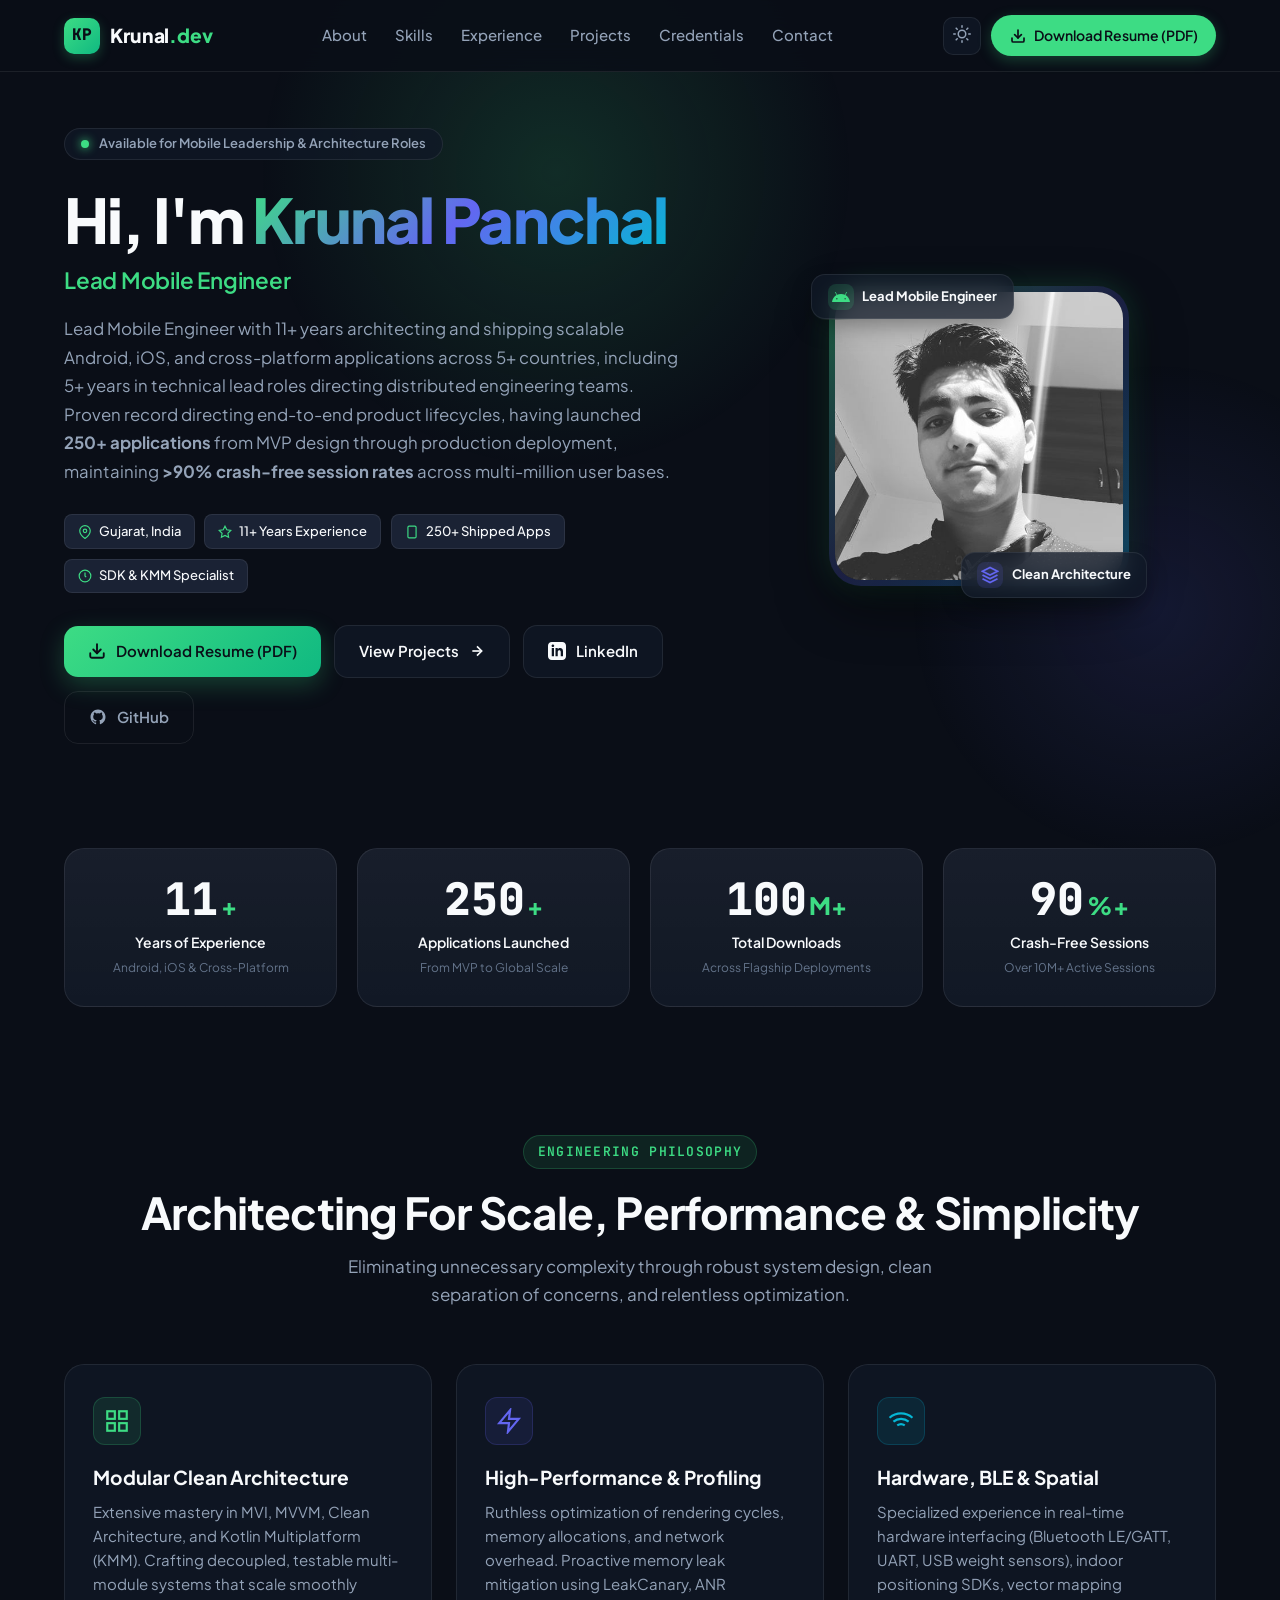
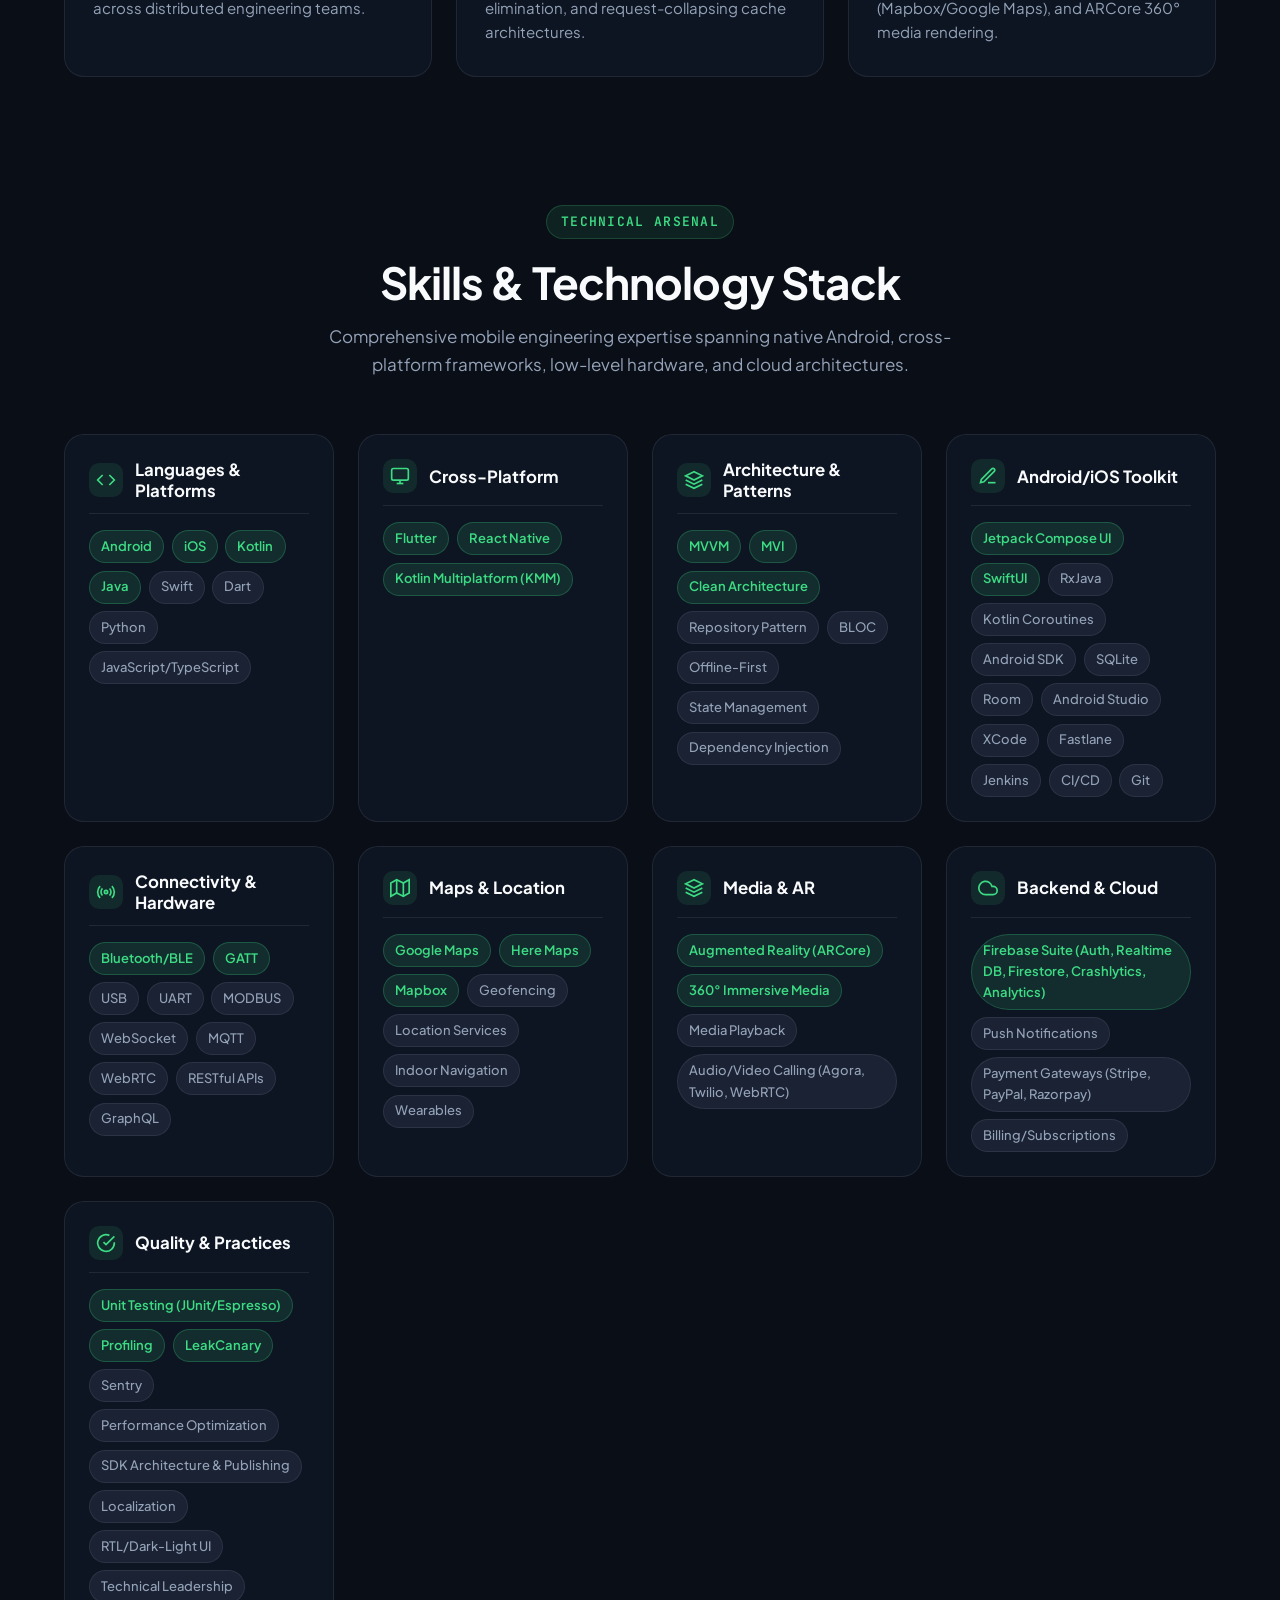
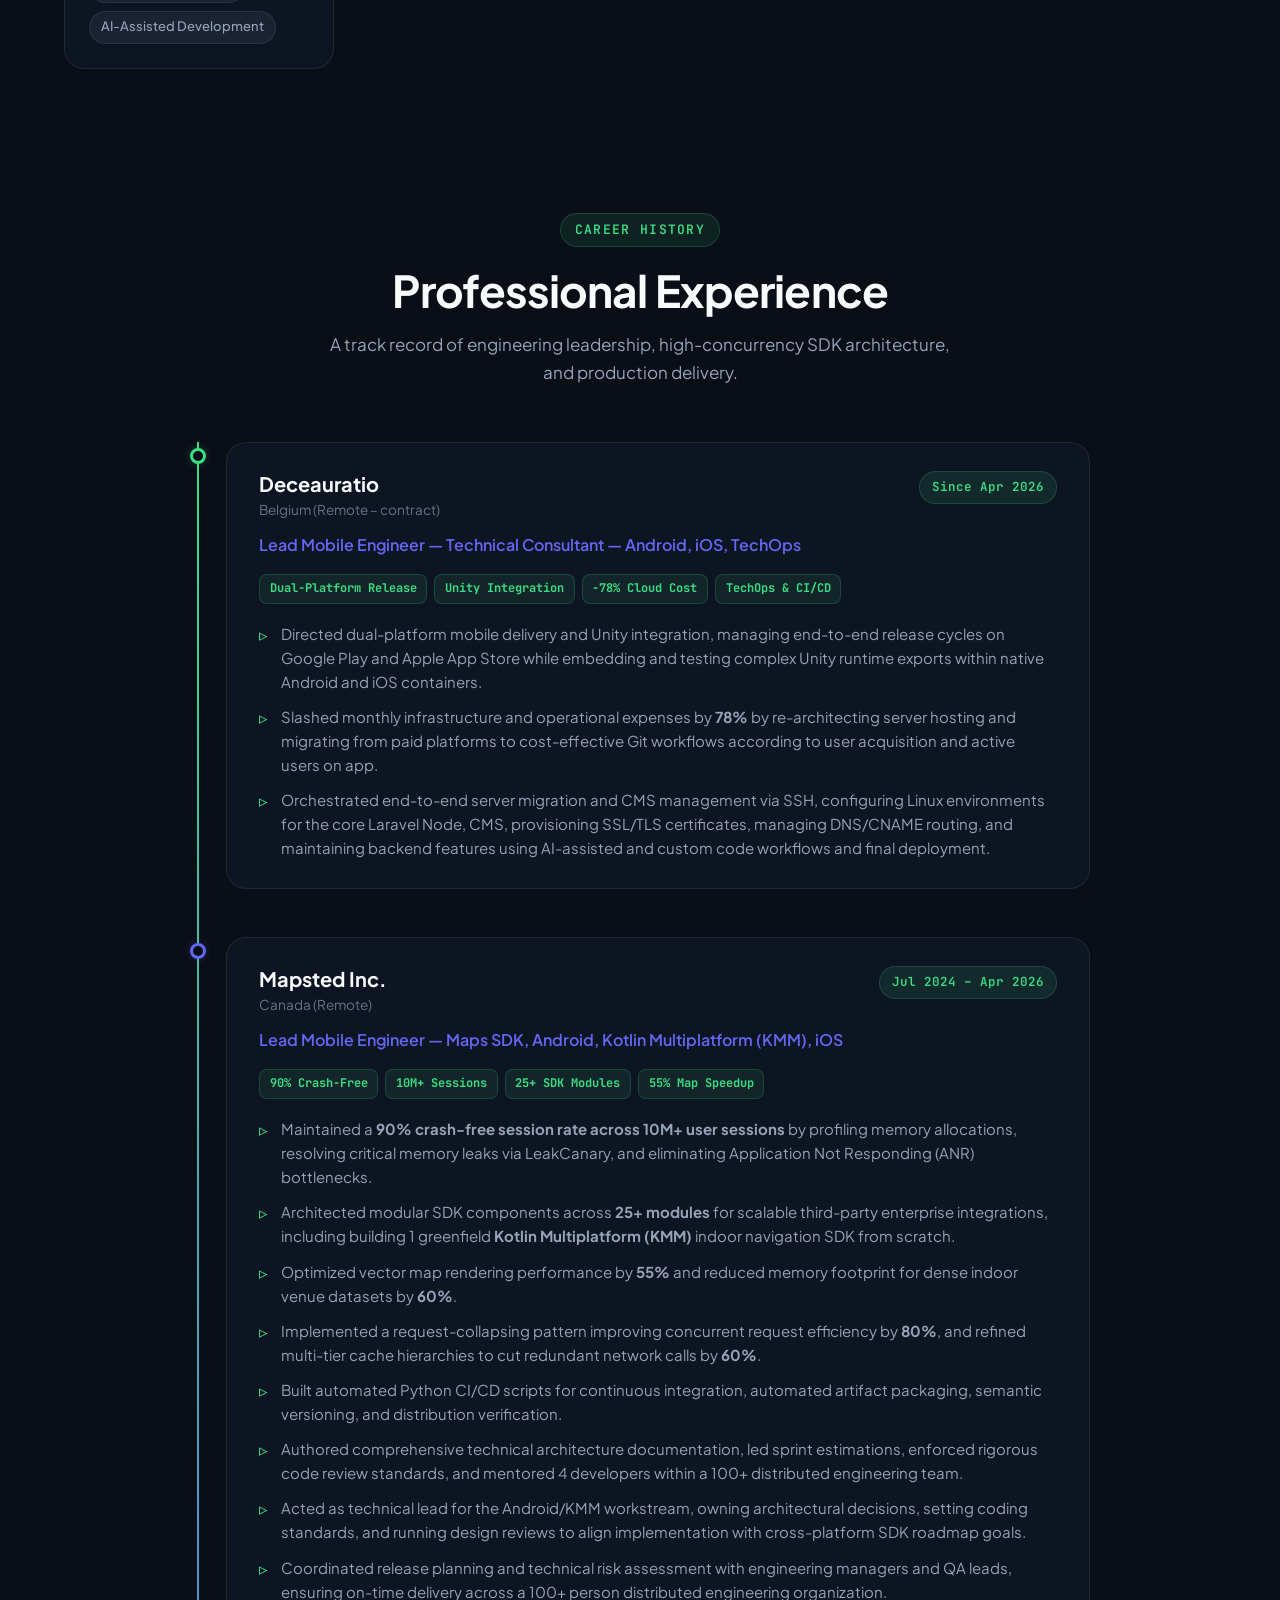
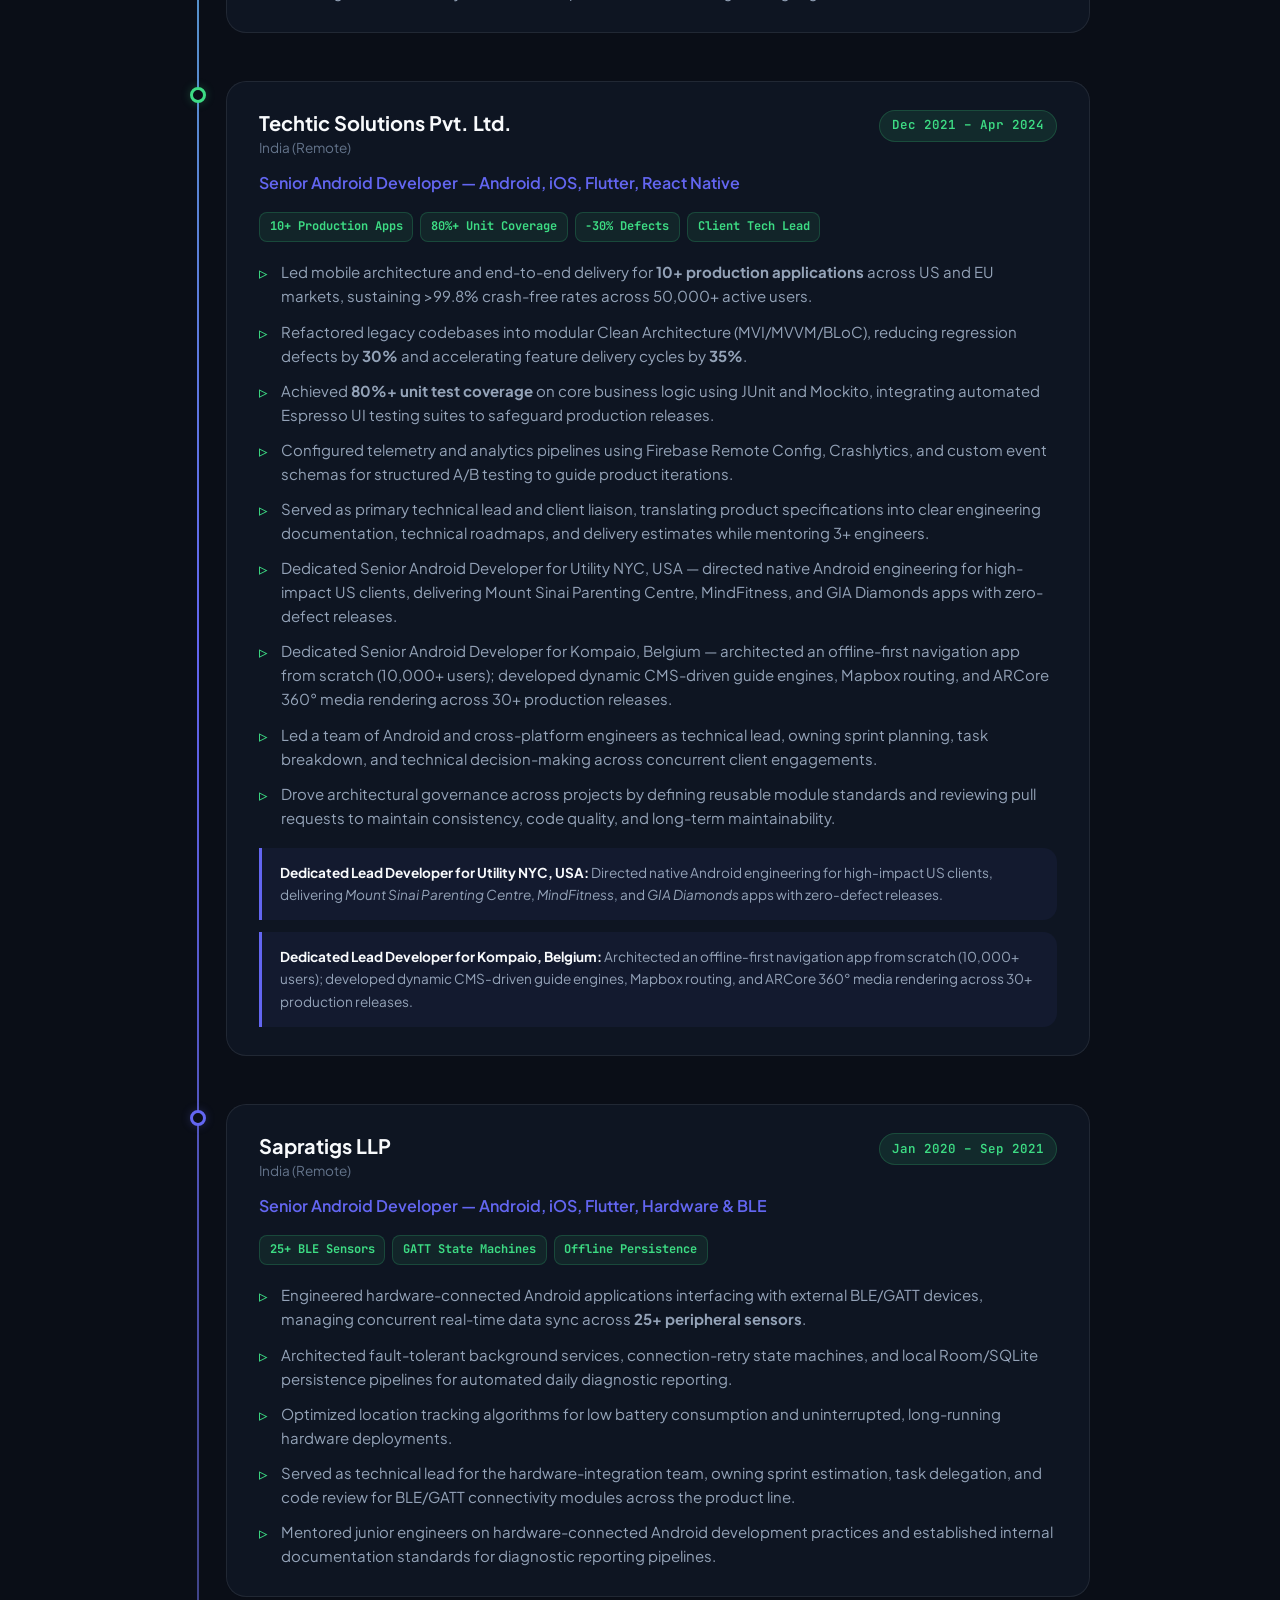
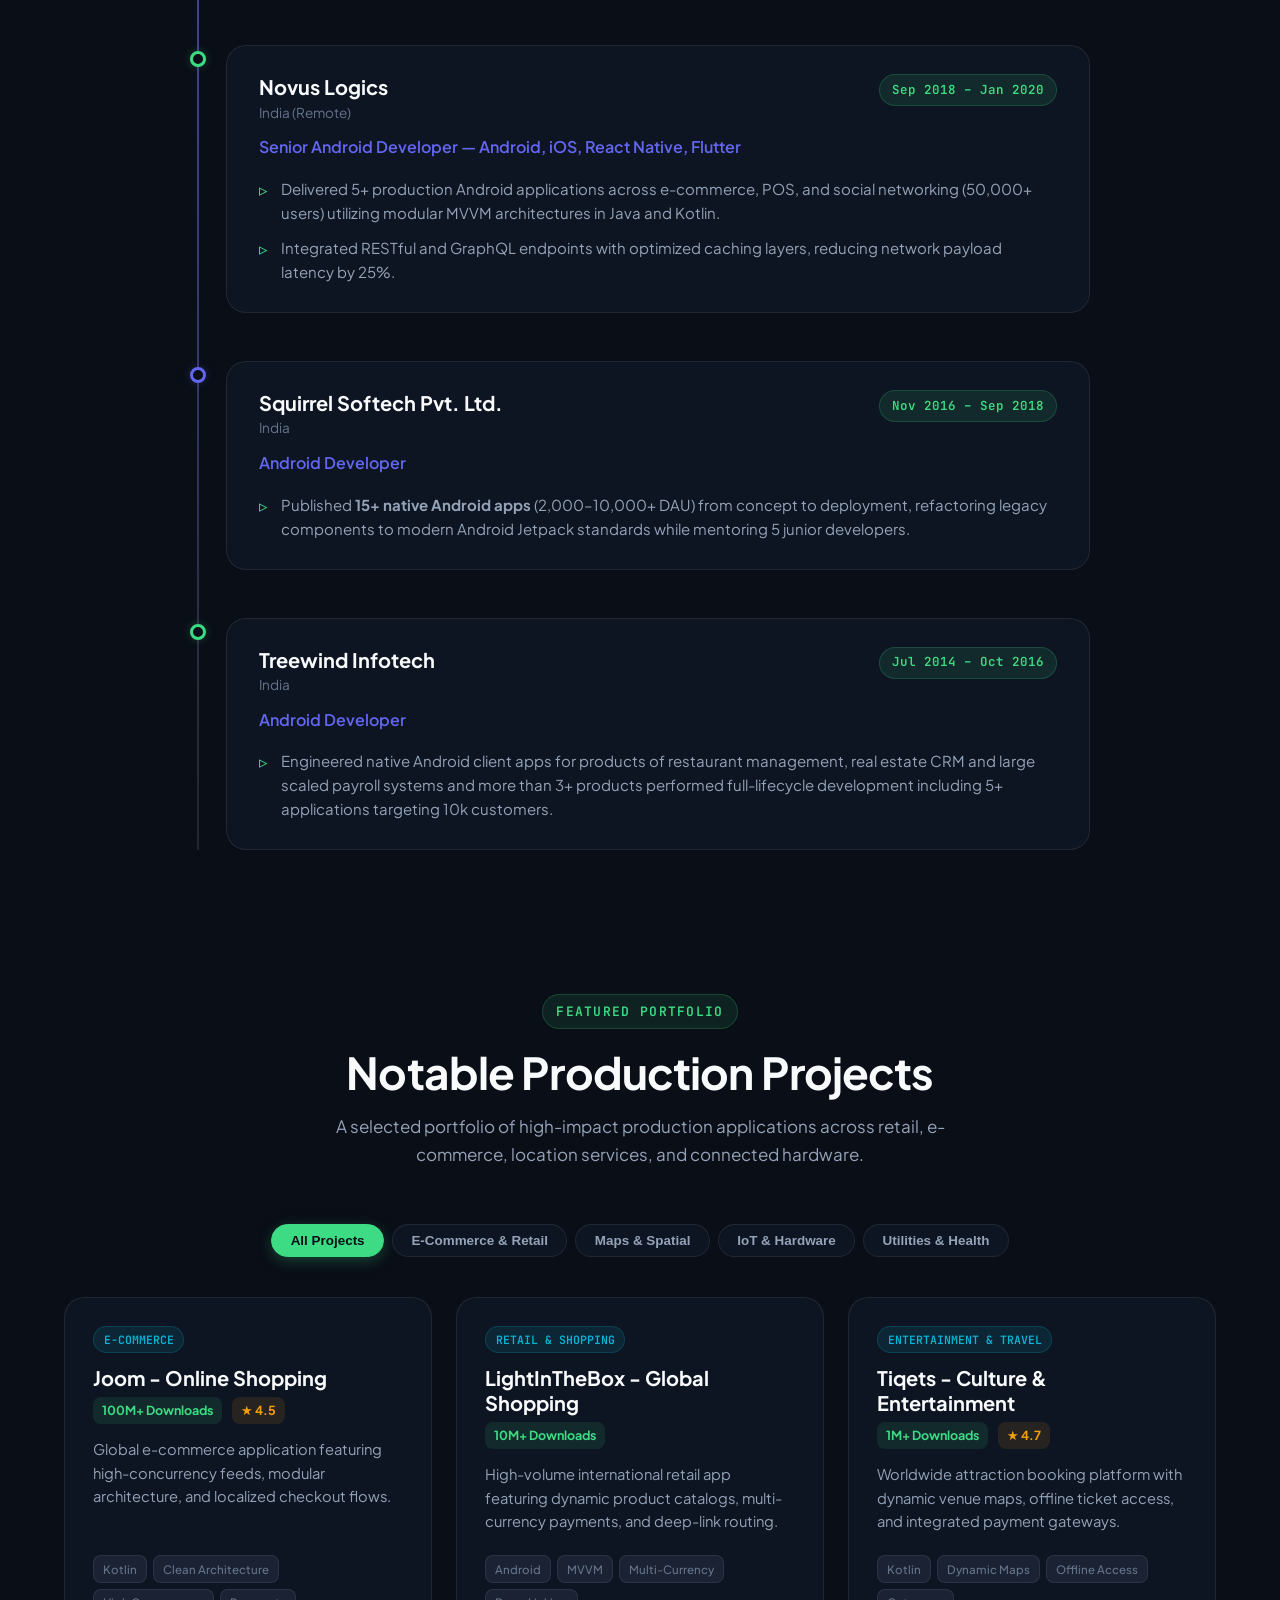
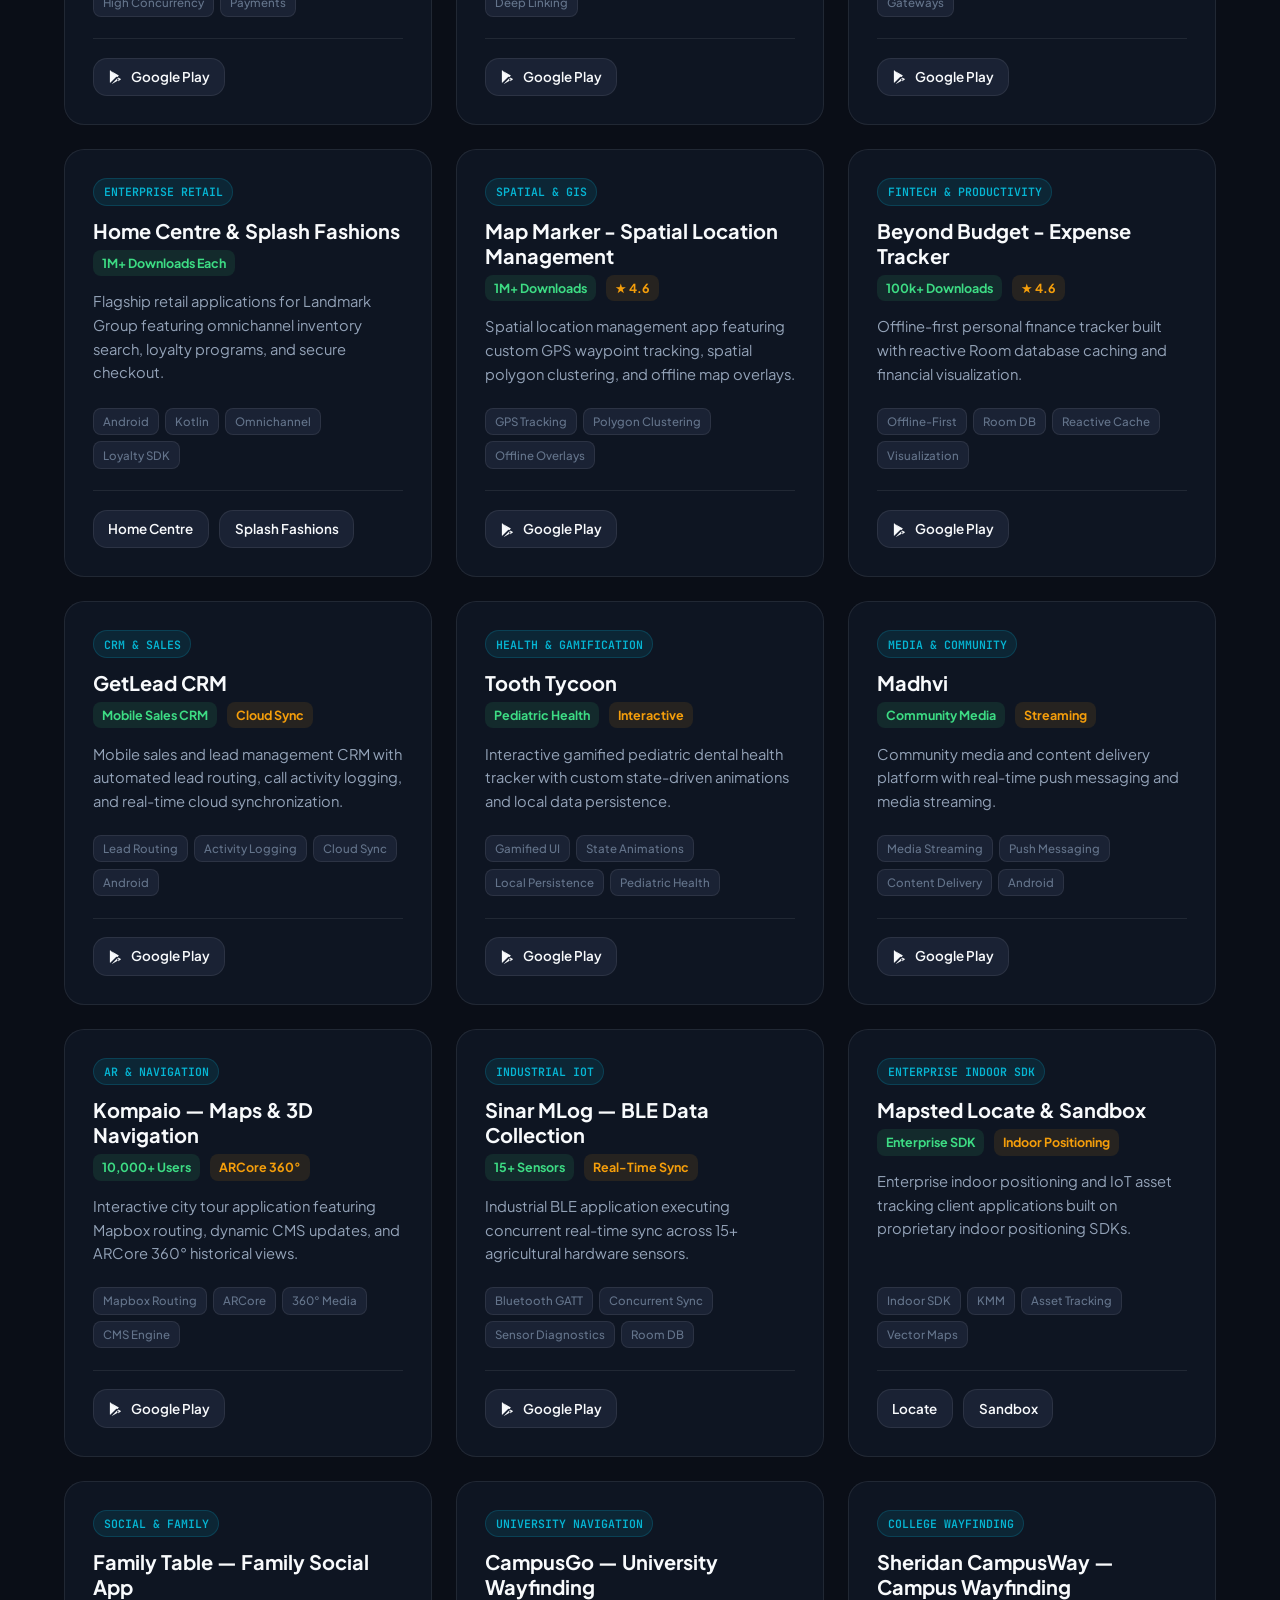
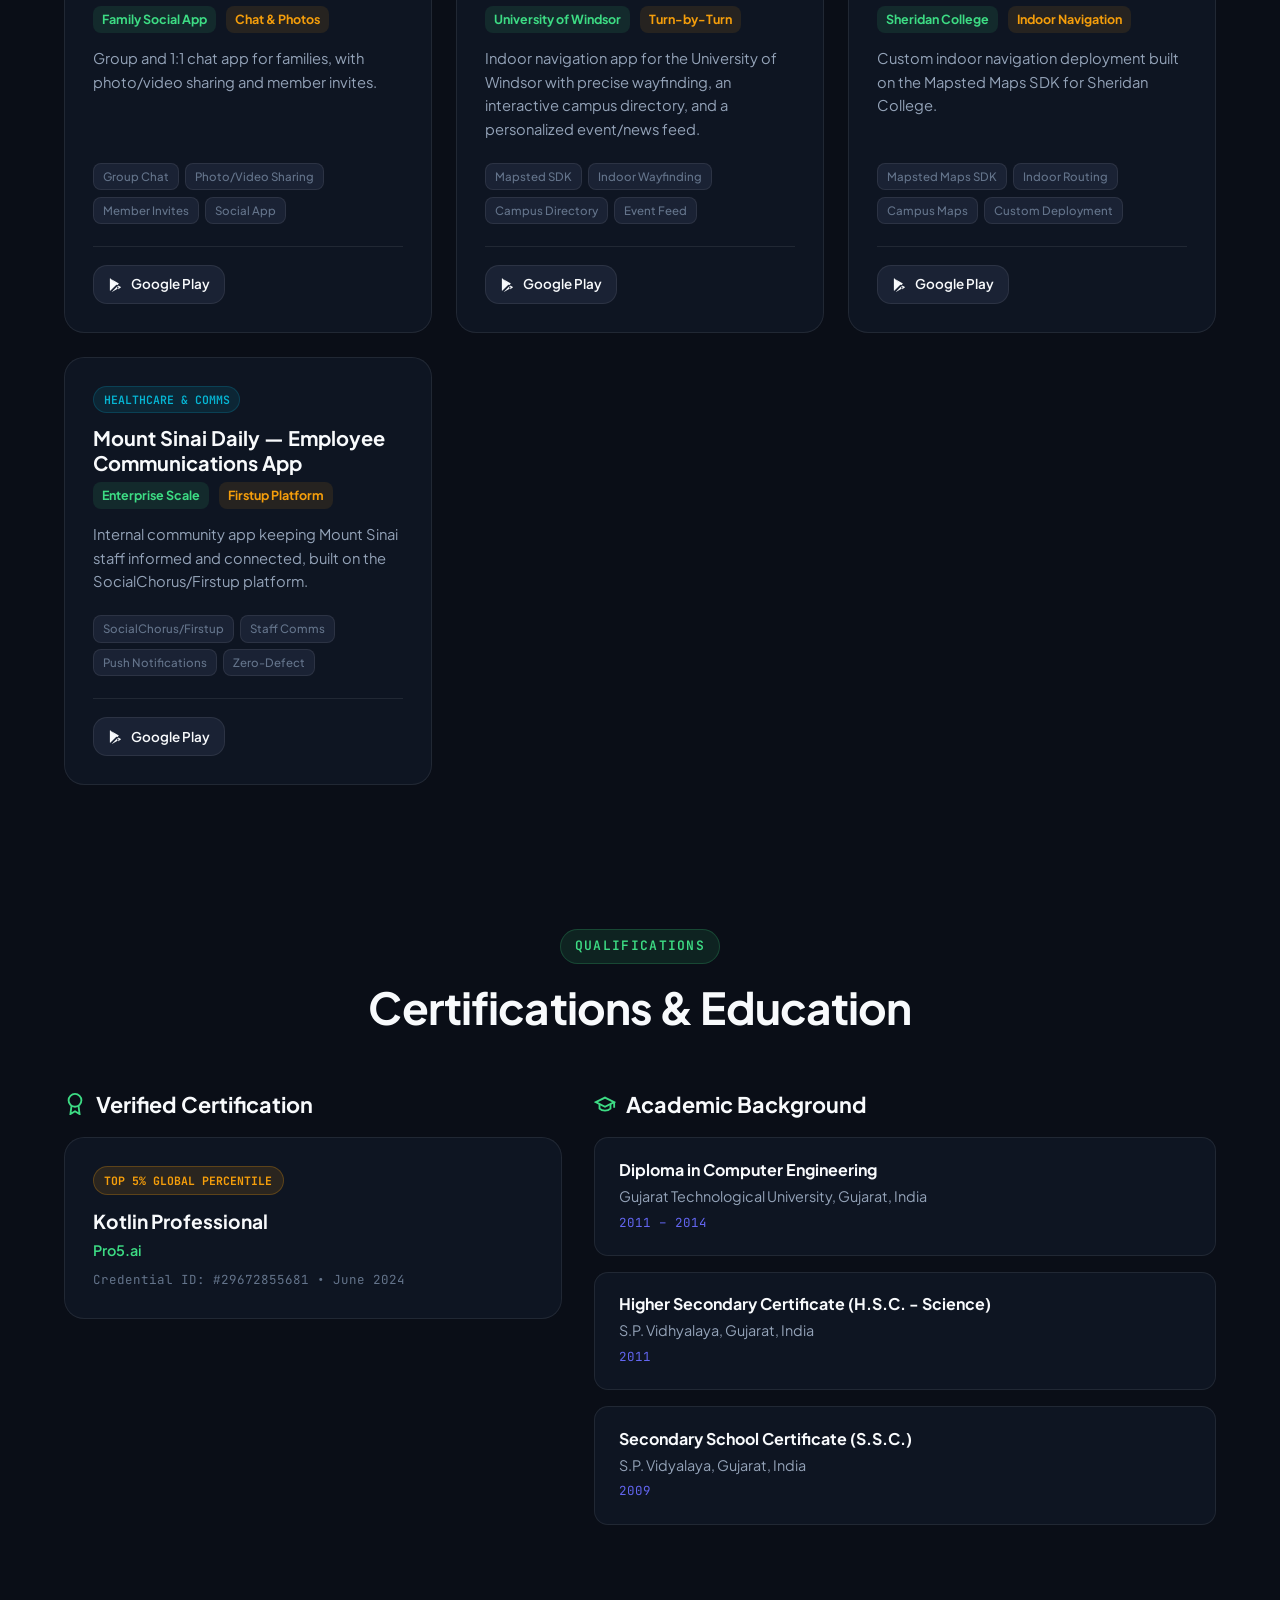
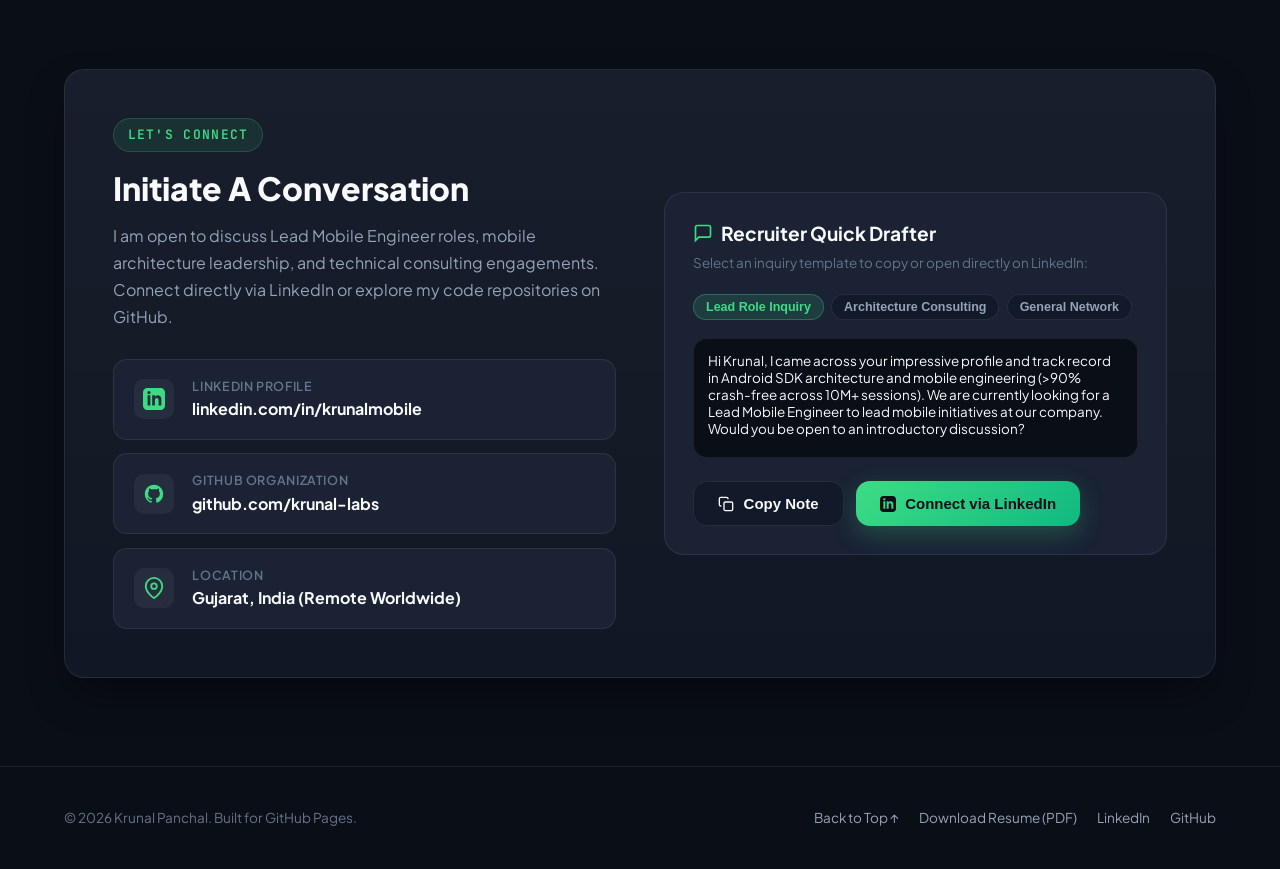
<file: index.html>
<!DOCTYPE html>
<html lang="en" data-theme="dark">
<head>
  <meta charset="UTF-8">
  <meta name="viewport" content="width=device-width, initial-scale=1.0">
  <title>Krunal Panchal | Lead Mobile Engineer</title>
  
  <!-- SEO & Meta Tags -->
  <meta name="description" content="Portfolio and resume of Krunal Panchal, Lead Mobile Engineer with 11+ years experience architecting scalable Android, iOS, and cross-platform applications across 250+ launched apps and 100M+ downloads.">
  <meta name="keywords" content="Krunal Panchal, Lead Mobile Engineer, Senior Android Developer, Kotlin, Android SDK, Kotlin Multiplatform, KMM, Jetpack Compose, Flutter, Clean Architecture">
  <meta name="author" content="Krunal Panchal">
  <meta name="robots" content="index, follow">

  <!-- Open Graph / Social Sharing -->
  <meta property="og:type" content="website">
  <meta property="og:title" content="Krunal Panchal | Lead Mobile Engineer">
  <meta property="og:description" content="11+ years experience, 250+ launched apps, >90% crash-free session rate across 10M+ sessions. Specialized in Android SDKs, KMM, and high-scale mobile systems.">
  <meta property="og:image" content="assets/images/profile.jpg">

  <!-- Favicon -->
  <link rel="icon" type="image/svg+xml" href="assets/images/favicon.svg">

  <!-- Fonts -->
  <link rel="preconnect" href="https://fonts.googleapis.com">
  <link rel="preconnect" href="https://fonts.gstatic.com" crossorigin>
  <link href="https://fonts.googleapis.com/css2?family=JetBrains+Mono:wght@400;500;600;700&family=Plus+Jakarta+Sans:wght@300;400;500;600;700;800&display=swap" rel="stylesheet">

  <!-- Stylesheet -->
  <link rel="stylesheet" href="assets/css/style.css">
</head>
<body>

  <!-- Ambient Light Accents -->
  <div class="ambient-glow-1" aria-hidden="true"></div>
  <div class="ambient-glow-2" aria-hidden="true"></div>

  <!-- ==========================================================================
       Navigation Header
       ========================================================================== -->
  <header class="site-header" id="header">
    <div class="container nav-container">
      <a href="#hero" class="brand-logo" aria-label="Krunal Panchal Portfolio Home">
        <div class="logo-badge">KP</div>
        <span>Krunal<span class="android-text">.dev</span></span>
      </a>

      <nav aria-label="Main Navigation">
        <ul class="nav-menu" id="nav-menu">
          <li><a href="#about" class="nav-link">About</a></li>
          <li><a href="#skills" class="nav-link">Skills</a></li>
          <li><a href="#experience" class="nav-link">Experience</a></li>
          <li><a href="#projects" class="nav-link">Projects</a></li>
          <li><a href="#credentials" class="nav-link">Credentials</a></li>
          <li><a href="#contact" class="nav-link">Contact</a></li>
          <li class="mobile-resume-item">
            <a href="assets/resume/Krunal_Panchal_Resume.pdf" download="Krunal_Panchal_Lead_Mobile_Engineer.pdf" class="mobile-resume-btn">
              <svg width="16" height="16" viewBox="0 0 24 24" fill="none" stroke="currentColor" stroke-width="2.5"><path d="M21 15v4a2 2 0 0 1-2 2H5a2 2 0 0 1-2-2v-4"></path><polyline points="7 10 12 15 17 10"></polyline><line x1="12" y1="15" x2="12" y2="3"></line></svg>
              <span>Download Resume (PDF)</span>
            </a>
          </li>
        </ul>
      </nav>

      <div class="nav-actions">
        <!-- Theme Switcher -->
        <button class="theme-toggle-btn" id="theme-toggle" aria-label="Toggle light/dark theme" title="Toggle Theme">
          <span id="theme-icon">
            <svg width="18" height="18" viewBox="0 0 24 24" fill="none" stroke="currentColor" stroke-width="2" stroke-linecap="round" stroke-linejoin="round">
              <circle cx="12" cy="12" r="5"></circle>
              <line x1="12" y1="1" x2="12" y2="3"></line>
              <line x1="12" y1="21" x2="12" y2="23"></line>
              <line x1="4.22" y1="4.22" x2="5.64" y2="5.64"></line>
              <line x1="18.36" y1="18.36" x2="19.78" y2="19.78"></line>
              <line x1="1" y1="12" x2="3" y2="12"></line>
              <line x1="21" y1="12" x2="23" y2="12"></line>
              <line x1="4.22" y1="19.78" x2="5.64" y2="18.36"></line>
              <line x1="18.36" y1="5.64" x2="19.78" y2="4.22"></line>
            </svg>
          </span>
        </button>

        <!-- Download ATS PDF Resume (Desktop) -->
        <a href="assets/resume/Krunal_Panchal_Resume.pdf" download="Krunal_Panchal_Lead_Mobile_Engineer.pdf" class="nav-btn nav-btn-primary desktop-resume-btn" id="download-resume-btn" title="Download ATS-Friendly PDF Resume">
          <svg width="16" height="16" viewBox="0 0 24 24" fill="none" stroke="currentColor" stroke-width="2.5" stroke-linecap="round" stroke-linejoin="round">
            <path d="M21 15v4a2 2 0 0 1-2 2H5a2 2 0 0 1-2-2v-4"></path>
            <polyline points="7 10 12 15 17 10"></polyline>
            <line x1="12" y1="15" x2="12" y2="3"></line>
          </svg>
          <span>Download Resume (PDF)</span>
        </a>

        <!-- Mobile Hamburger Toggle -->
        <button class="hamburger-btn" id="hamburger-btn" aria-label="Toggle navigation menu" aria-expanded="false">
          <svg width="18" height="18" viewBox="0 0 24 24" fill="none" stroke="currentColor" stroke-width="2.5" stroke-linecap="round" stroke-linejoin="round">
            <line x1="3" y1="6" x2="21" y2="6"></line>
            <line x1="3" y1="12" x2="21" y2="12"></line>
            <line x1="3" y1="18" x2="21" y2="18"></line>
          </svg>
        </button>
      </div>
    </div>
  </header>

  <main>
    <!-- ==========================================================================
         Hero Section
         ========================================================================== -->
    <section class="hero-section" id="hero">
      <div class="container hero-grid">
        <div class="hero-content">
          <div class="status-badge">
            <span class="status-dot"></span>
            <span>Available for Mobile Leadership &amp; Architecture Roles</span>
          </div>

          <h1 class="hero-title">
            Hi, I'm <span class="gradient-text">Krunal Panchal</span>
          </h1>
          <h2 class="hero-subtitle">
            Lead Mobile Engineer
          </h2>

          <p class="hero-bio">
            Lead Mobile Engineer with 11+ years architecting and shipping scalable Android, iOS, and cross-platform applications across 5+ countries, including 5+ years in technical lead roles directing distributed engineering teams. Proven record directing end-to-end product lifecycles, having launched <strong>250+ applications</strong> from MVP design through production deployment, maintaining <strong>&gt;90% crash-free session rates</strong> across multi-million user bases.
          </p>

          <div class="hero-chips">
            <div class="hero-chip">
              <svg width="14" height="14" viewBox="0 0 24 24" fill="none" stroke="currentColor" stroke-width="2"><path d="M21 10c0 7-9 13-9 13s-9-6-9-13a9 9 0 0 1 18 0z"></path><circle cx="12" cy="10" r="3"></circle></svg>
              <span>Gujarat, India</span>
            </div>
            <div class="hero-chip">
              <svg width="14" height="14" viewBox="0 0 24 24" fill="none" stroke="currentColor" stroke-width="2"><polygon points="12 2 15.09 8.26 22 9.27 17 14.14 18.18 21.02 12 17.77 5.82 21.02 7 14.14 2 9.27 8.91 8.26 12 2"></polygon></svg>
              <span>11+ Years Experience</span>
            </div>
            <div class="hero-chip">
              <svg width="14" height="14" viewBox="0 0 24 24" fill="none" stroke="currentColor" stroke-width="2"><rect x="5" y="2" width="14" height="20" rx="2" ry="2"></rect><line x1="12" y1="18" x2="12.01" y2="18"></line></svg>
              <span>250+ Shipped Apps</span>
            </div>
            <div class="hero-chip">
              <svg width="14" height="14" viewBox="0 0 24 24" fill="none" stroke="currentColor" stroke-width="2"><circle cx="12" cy="12" r="10"></circle><polyline points="12 6 12 12 14 14"></polyline></svg>
              <span>SDK &amp; KMM Specialist</span>
            </div>
          </div>

          <div class="hero-actions">
            <a href="assets/resume/Krunal_Panchal_Resume.pdf" download="Krunal_Panchal_Lead_Mobile_Engineer.pdf" class="btn btn-primary" title="Download ATS-Friendly PDF Resume">
              <svg width="18" height="18" viewBox="0 0 24 24" fill="none" stroke="currentColor" stroke-width="2.5" stroke-linecap="round" stroke-linejoin="round">
                <path d="M21 15v4a2 2 0 0 1-2 2H5a2 2 0 0 1-2-2v-4"></path>
                <polyline points="7 10 12 15 17 10"></polyline>
                <line x1="12" y1="15" x2="12" y2="3"></line>
              </svg>
              <span>Download Resume (PDF)</span>
            </a>
            <a href="#projects" class="btn btn-secondary">
              <span>View Projects</span>
              <svg width="16" height="16" viewBox="0 0 24 24" fill="none" stroke="currentColor" stroke-width="2.5"><line x1="5" y1="12" x2="19" y2="12"></line><polyline points="12 5 19 12 12 19"></polyline></svg>
            </a>
            <a href="https://linkedin.com/in/krunalmobile" target="_blank" rel="noopener noreferrer" class="btn btn-secondary">
              <svg width="18" height="18" viewBox="0 0 24 24" fill="currentColor">
                <path d="M19 0h-14c-2.761 0-5 2.239-5 5v14c0 2.761 2.239 5 5 5h14c2.762 0 5-2.239 5-5v-14c0-2.761-2.238-5-5-5zm-11 19h-3v-11h3v11zm-1.5-12.268c-.966 0-1.75-.79-1.75-1.764s.784-1.764 1.75-1.764 1.75.79 1.75 1.764-.783 1.764-1.75 1.764zm13.5 12.268h-3v-5.604c0-3.368-4-3.113-4 0v5.604h-3v-11h3v1.765c1.396-2.586 7-2.777 7 2.476v6.759z"/>
              </svg>
              <span>LinkedIn</span>
            </a>
            <a href="https://github.com/krunal-labs" target="_blank" rel="noopener noreferrer" class="btn btn-outline" title="GitHub Profile">
              <svg width="18" height="18" viewBox="0 0 24 24" fill="currentColor">
                <path fill-rule="evenodd" clip-rule="evenodd" d="M12 2C6.477 2 2 6.484 2 12.017c0 4.425 2.865 8.18 6.839 9.504.5.092.682-.217.682-.483 0-.237-.008-.868-.013-1.703-2.782.605-3.369-1.343-3.369-1.343-.454-1.158-1.11-1.466-1.11-1.466-.908-.62.069-.608.069-.608 1.003.07 1.53 1.032 1.53 1.032.892 1.53 2.341 1.088 2.91.832.092-.647.35-1.088.636-1.338-2.22-.253-4.555-1.113-4.555-4.951 0-1.093.39-1.988 1.029-2.688-.103-.253-.446-1.272.098-2.65 0 0 .84-.27 2.75 1.026A9.564 9.564 0 0112 6.844c.85.004 1.705.115 2.504.337 1.909-1.296 2.747-1.027 2.747-1.027.546 1.379.202 2.398.1 2.651.64.7 1.028 1.595 1.028 2.688 0 3.848-2.339 4.695-4.566 4.943.359.309.678.92.678 1.855 0 1.338-.012 2.419-.012 2.747 0 .268.18.58.688.482A10.019 10.019 0 0022 12.017C22 6.484 17.522 2 12 2z"/>
              </svg>
              <span>GitHub</span>
            </a>
          </div>
        </div>

        <div class="hero-visual">
          <div class="avatar-wrapper">
            <div class="avatar-inner">
              <img src="assets/images/profile.jpg" alt="Krunal Panchal - Lead Mobile Engineer" class="avatar-img" width="320" height="320">
            </div>

            <!-- Floating Badges -->
            <div class="floating-badge badge-top-left">
              <div class="badge-icon android-icon">
                <svg width="18" height="18" viewBox="0 0 24 24" fill="currentColor">
                  <path d="M17.523 15.3414c-.5511 0-.9993-.4486-.9993-.9997s.4482-.9993.9993-.9993c.551 0 .9993.4482.9993.9993.0001.5511-.4483.9997-.9993.9997m-11.046 0c-.5511 0-.9993-.4486-.9993-.9997s.4482-.9993.9993-.9993c.5511 0 .9993.4482.9993.9993 0 .5511-.4482.9997-.9993.9997m11.4045-6.02l1.9973-3.4592a.416.416 0 00-.1521-.5676.416.416 0 00-.5676.1521l-2.0223 3.503C15.5902 8.4126 13.8533 8.125 12 8.125s-3.5902.2876-5.1368.8247L4.8409 5.4467a.4161.4161 0 00-.5677-.1521.4157.4157 0 00-.1521.5676l1.9973 3.4592C2.6889 11.1867.3432 14.6589 0 18.775h24c-.3432-4.1161-2.6889-7.5883-6.1185-9.4536"/>
                </svg>
              </div>
              <span>Lead Mobile Engineer</span>
            </div>

            <div class="floating-badge badge-bottom-right">
              <div class="badge-icon arch-icon">
                <svg width="18" height="18" viewBox="0 0 24 24" fill="none" stroke="currentColor" stroke-width="2.5">
                  <polygon points="12 2 2 7 12 12 22 7 12 2"></polygon>
                  <polyline points="2 17 12 22 22 17"></polyline>
                  <polyline points="2 12 12 17 22 12"></polyline>
                </svg>
              </div>
              <span>Clean Architecture</span>
            </div>
          </div>
        </div>
      </div>
    </section>

    <!-- ==========================================================================
         High-Impact Metrics Counter Strip
         ========================================================================== -->
    <section class="metrics-section" aria-label="Key Performance Indicators">
      <div class="container">
        <div class="metrics-grid">
          <div class="metric-card">
            <div class="metric-number-wrapper">
              <span class="metric-number" data-target="11">11</span>
              <span class="metric-suffix">+</span>
            </div>
            <div class="metric-label">Years of Experience</div>
            <div class="metric-sub">Android, iOS &amp; Cross-Platform</div>
          </div>

          <div class="metric-card">
            <div class="metric-number-wrapper">
              <span class="metric-number" data-target="250">250</span>
              <span class="metric-suffix">+</span>
            </div>
            <div class="metric-label">Applications Launched</div>
            <div class="metric-sub">From MVP to Global Scale</div>
          </div>

          <div class="metric-card">
            <div class="metric-number-wrapper">
              <span class="metric-number" data-target="100">100</span>
              <span class="metric-suffix">M+</span>
            </div>
            <div class="metric-label">Total Downloads</div>
            <div class="metric-sub">Across Flagship Deployments</div>
          </div>

          <div class="metric-card">
            <div class="metric-number-wrapper">
              <span class="metric-number" data-target="90" data-decimal="false">90</span>
              <span class="metric-suffix">%+</span>
            </div>
            <div class="metric-label">Crash-Free Sessions</div>
            <div class="metric-sub">Over 10M+ Active Sessions</div>
          </div>
        </div>
      </div>
    </section>

    <!-- ==========================================================================
         Engineering Philosophy & Core Focus
         ========================================================================== -->
    <section class="philosophy-section" id="about">
      <div class="container">
        <div class="section-header">
          <span class="section-tag">Engineering Philosophy</span>
          <h2 class="section-title">Architecting For Scale, Performance &amp; Simplicity</h2>
          <p class="section-subtitle">
            Eliminating unnecessary complexity through robust system design, clean separation of concerns, and relentless optimization.
          </p>
        </div>

        <div class="philosophy-grid">
          <div class="philosophy-card">
            <div class="philosophy-icon">
              <svg width="26" height="26" viewBox="0 0 24 24" fill="none" stroke="currentColor" stroke-width="2">
                <rect x="3" y="3" width="7" height="7"></rect>
                <rect x="14" y="3" width="7" height="7"></rect>
                <rect x="14" y="14" width="7" height="7"></rect>
                <rect x="3" y="14" width="7" height="7"></rect>
              </svg>
            </div>
            <h3 class="philosophy-title">Modular Clean Architecture</h3>
            <p class="philosophy-desc">
              Extensive mastery in MVI, MVVM, Clean Architecture, and Kotlin Multiplatform (KMM). Crafting decoupled, testable multi-module systems that scale smoothly across distributed engineering teams.
            </p>
          </div>

          <div class="philosophy-card">
            <div class="philosophy-icon">
              <svg width="26" height="26" viewBox="0 0 24 24" fill="none" stroke="currentColor" stroke-width="2">
                <path d="M13 2L3 14h9l-1 8 10-12h-9l1-8z"></path>
              </svg>
            </div>
            <h3 class="philosophy-title">High-Performance &amp; Profiling</h3>
            <p class="philosophy-desc">
              Ruthless optimization of rendering cycles, memory allocations, and network overhead. Proactive memory leak mitigation using LeakCanary, ANR elimination, and request-collapsing cache architectures.
            </p>
          </div>

          <div class="philosophy-card">
            <div class="philosophy-icon">
              <svg width="26" height="26" viewBox="0 0 24 24" fill="none" stroke="currentColor" stroke-width="2">
                <path d="M5 12.55a11 11 0 0 1 14.08 0"></path>
                <path d="M1.42 9a16 16 0 0 1 21.16 0"></path>
                <path d="M8.53 16.11a6 6 0 0 1 6.95 0"></path>
                <line x1="12" y1="20" x2="12.01" y2="20"></line>
              </svg>
            </div>
            <h3 class="philosophy-title">Hardware, BLE &amp; Spatial</h3>
            <p class="philosophy-desc">
              Specialized experience in real-time hardware interfacing (Bluetooth LE/GATT, UART, USB weight sensors), indoor positioning SDKs, vector mapping (Mapbox/Google Maps), and ARCore 360° media rendering.
            </p>
          </div>
        </div>
      </div>
    </section>

    <!-- ==========================================================================
         Interactive Technical Skills Matrix
         ========================================================================== -->
    <section class="skills-section" id="skills">
      <div class="container">
        <div class="section-header">
          <span class="section-tag">Technical Arsenal</span>
          <h2 class="section-title">Skills &amp; Technology Stack</h2>
          <p class="section-subtitle">
            Comprehensive mobile engineering expertise spanning native Android, cross-platform frameworks, low-level hardware, and cloud architectures.
          </p>
        </div>

        <div class="skills-grid">
          <!-- Card 1: Languages & Platforms -->
          <div class="skill-category-card">
            <div class="skill-card-header">
              <div class="skill-card-icon">
                <svg width="20" height="20" viewBox="0 0 24 24" fill="none" stroke="currentColor" stroke-width="2"><polyline points="16 18 22 12 16 6"></polyline><polyline points="8 6 2 12 8 18"></polyline></svg>
              </div>
              <h3 class="skill-card-title">Languages &amp; Platforms</h3>
            </div>
            <div class="skill-tags">
              <span class="skill-pill featured">Android</span>
              <span class="skill-pill featured">iOS</span>
              <span class="skill-pill featured">Kotlin</span>
              <span class="skill-pill featured">Java</span>
              <span class="skill-pill">Swift</span>
              <span class="skill-pill">Dart</span>
              <span class="skill-pill">Python</span>
              <span class="skill-pill">JavaScript/TypeScript</span>
            </div>
          </div>

          <!-- Card 2: Cross-Platform -->
          <div class="skill-category-card">
            <div class="skill-card-header">
              <div class="skill-card-icon">
                <svg width="20" height="20" viewBox="0 0 24 24" fill="none" stroke="currentColor" stroke-width="2"><rect x="2" y="3" width="20" height="14" rx="2" ry="2"></rect><line x1="8" y1="21" x2="16" y2="21"></line><line x1="12" y1="17" x2="12" y2="21"></line></svg>
              </div>
              <h3 class="skill-card-title">Cross-Platform</h3>
            </div>
            <div class="skill-tags">
              <span class="skill-pill featured">Flutter</span>
              <span class="skill-pill featured">React Native</span>
              <span class="skill-pill featured">Kotlin Multiplatform (KMM)</span>
            </div>
          </div>

          <!-- Card 3: Architecture & Patterns -->
          <div class="skill-category-card">
            <div class="skill-card-header">
              <div class="skill-card-icon">
                <svg width="20" height="20" viewBox="0 0 24 24" fill="none" stroke="currentColor" stroke-width="2"><polygon points="12 2 2 7 12 12 22 7 12 2"></polygon><polyline points="2 17 12 22 22 17"></polyline><polyline points="2 12 12 17 22 12"></polyline></svg>
              </div>
              <h3 class="skill-card-title">Architecture &amp; Patterns</h3>
            </div>
            <div class="skill-tags">
              <span class="skill-pill featured">MVVM</span>
              <span class="skill-pill featured">MVI</span>
              <span class="skill-pill featured">Clean Architecture</span>
              <span class="skill-pill">Repository Pattern</span>
              <span class="skill-pill">BLOC</span>
              <span class="skill-pill">Offline-First</span>
              <span class="skill-pill">State Management</span>
              <span class="skill-pill">Dependency Injection</span>
            </div>
          </div>

          <!-- Card 4: Android/iOS Toolkit -->
          <div class="skill-category-card">
            <div class="skill-card-header">
              <div class="skill-card-icon">
                <svg width="20" height="20" viewBox="0 0 24 24" fill="none" stroke="currentColor" stroke-width="2"><path d="M12 20h9"></path><path d="M16.5 3.5a2.121 2.121 0 0 1 3 3L7 19l-4 1 1-4L16.5 3.5z"></path></svg>
              </div>
              <h3 class="skill-card-title">Android/iOS Toolkit</h3>
            </div>
            <div class="skill-tags">
              <span class="skill-pill featured">Jetpack Compose UI</span>
              <span class="skill-pill featured">SwiftUI</span>
              <span class="skill-pill">RxJava</span>
              <span class="skill-pill">Kotlin Coroutines</span>
              <span class="skill-pill">Android SDK</span>
              <span class="skill-pill">SQLite</span>
              <span class="skill-pill">Room</span>
              <span class="skill-pill">Android Studio</span>
              <span class="skill-pill">XCode</span>
              <span class="skill-pill">Fastlane</span>
              <span class="skill-pill">Jenkins</span>
              <span class="skill-pill">CI/CD</span>
              <span class="skill-pill">Git</span>
            </div>
          </div>

          <!-- Card 5: Connectivity & Hardware -->
          <div class="skill-category-card">
            <div class="skill-card-header">
              <div class="skill-card-icon">
                <svg width="20" height="20" viewBox="0 0 24 24" fill="none" stroke="currentColor" stroke-width="2"><circle cx="12" cy="12" r="2"></circle><path d="M16.24 7.76a6 6 0 0 1 0 8.49m-8.48-.01a6 6 0 0 1 0-8.49m11.31-2.82a10 10 0 0 1 0 14.14m-14.14 0a10 10 0 0 1 0-14.14"></path></svg>
              </div>
              <h3 class="skill-card-title">Connectivity &amp; Hardware</h3>
            </div>
            <div class="skill-tags">
              <span class="skill-pill featured">Bluetooth/BLE</span>
              <span class="skill-pill featured">GATT</span>
              <span class="skill-pill">USB</span>
              <span class="skill-pill">UART</span>
              <span class="skill-pill">MODBUS</span>
              <span class="skill-pill">WebSocket</span>
              <span class="skill-pill">MQTT</span>
              <span class="skill-pill">WebRTC</span>
              <span class="skill-pill">RESTful APIs</span>
              <span class="skill-pill">GraphQL</span>
            </div>
          </div>

          <!-- Card 6: Maps & Location -->
          <div class="skill-category-card">
            <div class="skill-card-header">
              <div class="skill-card-icon">
                <svg width="20" height="20" viewBox="0 0 24 24" fill="none" stroke="currentColor" stroke-width="2"><polygon points="1 6 1 22 8 18 16 22 23 18 23 2 16 6 8 2 1 6"></polygon><line x1="8" y1="2" x2="8" y2="18"></line><line x1="16" y1="6" x2="16" y2="22"></line></svg>
              </div>
              <h3 class="skill-card-title">Maps &amp; Location</h3>
            </div>
            <div class="skill-tags">
              <span class="skill-pill featured">Google Maps</span>
              <span class="skill-pill featured">Here Maps</span>
              <span class="skill-pill featured">Mapbox</span>
              <span class="skill-pill">Geofencing</span>
              <span class="skill-pill">Location Services</span>
              <span class="skill-pill">Indoor Navigation</span>
              <span class="skill-pill">Wearables</span>
            </div>
          </div>

          <!-- Card 7: Media & AR -->
          <div class="skill-category-card">
            <div class="skill-card-header">
              <div class="skill-card-icon">
                <svg width="20" height="20" viewBox="0 0 24 24" fill="none" stroke="currentColor" stroke-width="2"><polygon points="12 2 2 7 12 12 22 7 12 2"></polygon><polyline points="2 17 12 22 22 17"></polyline><polyline points="2 12 12 17 22 12"></polyline></svg>
              </div>
              <h3 class="skill-card-title">Media &amp; AR</h3>
            </div>
            <div class="skill-tags">
              <span class="skill-pill featured">Augmented Reality (ARCore)</span>
              <span class="skill-pill featured">360° Immersive Media</span>
              <span class="skill-pill">Media Playback</span>
              <span class="skill-pill">Audio/Video Calling (Agora, Twilio, WebRTC)</span>
            </div>
          </div>

          <!-- Card 8: Backend & Cloud -->
          <div class="skill-category-card">
            <div class="skill-card-header">
              <div class="skill-card-icon">
                <svg width="20" height="20" viewBox="0 0 24 24" fill="none" stroke="currentColor" stroke-width="2"><path d="M18 10h-1.26A8 8 0 1 0 9 20h9a5 5 0 0 0 0-10z"></path></svg>
              </div>
              <h3 class="skill-card-title">Backend &amp; Cloud</h3>
            </div>
            <div class="skill-tags">
              <span class="skill-pill featured">Firebase Suite (Auth, Realtime DB, Firestore, Crashlytics, Analytics)</span>
              <span class="skill-pill">Push Notifications</span>
              <span class="skill-pill">Payment Gateways (Stripe, PayPal, Razorpay)</span>
              <span class="skill-pill">Billing/Subscriptions</span>
            </div>
          </div>

          <!-- Card 9: Quality & Practices -->
          <div class="skill-category-card">
            <div class="skill-card-header">
              <div class="skill-card-icon">
                <svg width="20" height="20" viewBox="0 0 24 24" fill="none" stroke="currentColor" stroke-width="2"><path d="M22 11.08V12a10 10 0 1 1-5.93-9.14"></path><polyline points="22 4 12 14.01 9 11.01"></polyline></svg>
              </div>
              <h3 class="skill-card-title">Quality &amp; Practices</h3>
            </div>
            <div class="skill-tags">
              <span class="skill-pill featured">Unit Testing (JUnit/Espresso)</span>
              <span class="skill-pill featured">Profiling</span>
              <span class="skill-pill featured">LeakCanary</span>
              <span class="skill-pill">Sentry</span>
              <span class="skill-pill">Performance Optimization</span>
              <span class="skill-pill">SDK Architecture &amp; Publishing</span>
              <span class="skill-pill">Localization</span>
              <span class="skill-pill">RTL/Dark-Light UI</span>
              <span class="skill-pill">Technical Leadership</span>
              <span class="skill-pill">AI-Assisted Development</span>
            </div>
          </div>
        </div>
      </div>
    </section>

    <!-- ==========================================================================
         Work Experience Timeline
         ========================================================================== -->
    <section class="experience-section" id="experience">
      <div class="container">
        <div class="section-header">
          <span class="section-tag">Career History</span>
          <h2 class="section-title">Professional Experience</h2>
          <p class="section-subtitle">
            A track record of engineering leadership, high-concurrency SDK architecture, and production delivery.
          </p>
        </div>

        <div class="timeline">
          <!-- Role 1: Deceauratio -->
          <div class="timeline-item">
            <div class="timeline-dot"></div>
            <div class="timeline-card">
              <div class="timeline-header">
                <div>
                  <h3 class="company-title">Deceauratio</h3>
                  <div class="company-meta">
                    <span>Belgium (Remote – contract)</span>
                  </div>
                </div>
                <span class="timeline-date-badge">Since Apr 2026</span>
              </div>
              <div class="role-title">Lead Mobile Engineer — Technical Consultant — Android, iOS, TechOps</div>

              <div class="timeline-highlights">
                <span class="highlight-badge">Dual-Platform Release</span>
                <span class="highlight-badge">Unity Integration</span>
                <span class="highlight-badge">-78% Cloud Cost</span>
                <span class="highlight-badge">TechOps &amp; CI/CD</span>
              </div>

              <ul class="timeline-list">
                <li>Directed dual-platform mobile delivery and Unity integration, managing end-to-end release cycles on Google Play and Apple App Store while embedding and testing complex Unity runtime exports within native Android and iOS containers.</li>
                <li>Slashed monthly infrastructure and operational expenses by <strong>78%</strong> by re-architecting server hosting and migrating from paid platforms to cost-effective Git workflows according to user acquisition and active users on app.</li>
                <li>Orchestrated end-to-end server migration and CMS management via SSH, configuring Linux environments for the core Laravel Node, CMS, provisioning SSL/TLS certificates, managing DNS/CNAME routing, and maintaining backend features using AI-assisted and custom code workflows and final deployment.</li>
              </ul>
            </div>
          </div>

          <!-- Role 2: Mapsted -->
          <div class="timeline-item">
            <div class="timeline-dot"></div>
            <div class="timeline-card">
              <div class="timeline-header">
                <div>
                  <h3 class="company-title">Mapsted Inc.</h3>
                  <div class="company-meta">
                    <span>Canada (Remote)</span>
                  </div>
                </div>
                <span class="timeline-date-badge">Jul 2024 – Apr 2026</span>
              </div>
              <div class="role-title">Lead Mobile Engineer — Maps SDK, Android, Kotlin Multiplatform (KMM), iOS</div>
              
              <div class="timeline-highlights">
                <span class="highlight-badge">90% Crash-Free</span>
                <span class="highlight-badge">10M+ Sessions</span>
                <span class="highlight-badge">25+ SDK Modules</span>
                <span class="highlight-badge">55% Map Speedup</span>
              </div>

              <ul class="timeline-list">
                <li>Maintained a <strong>90% crash-free session rate across 10M+ user sessions</strong> by profiling memory allocations, resolving critical memory leaks via LeakCanary, and eliminating Application Not Responding (ANR) bottlenecks.</li>
                <li>Architected modular SDK components across <strong>25+ modules</strong> for scalable third-party enterprise integrations, including building 1 greenfield <strong>Kotlin Multiplatform (KMM)</strong> indoor navigation SDK from scratch.</li>
                <li>Optimized vector map rendering performance by <strong>55%</strong> and reduced memory footprint for dense indoor venue datasets by <strong>60%</strong>.</li>
                <li>Implemented a request-collapsing pattern improving concurrent request efficiency by <strong>80%</strong>, and refined multi-tier cache hierarchies to cut redundant network calls by <strong>60%</strong>.</li>
                <li>Built automated Python CI/CD scripts for continuous integration, automated artifact packaging, semantic versioning, and distribution verification.</li>
                <li>Authored comprehensive technical architecture documentation, led sprint estimations, enforced rigorous code review standards, and mentored 4 developers within a 100+ distributed engineering team.</li>
                <li>Acted as technical lead for the Android/KMM workstream, owning architectural decisions, setting coding standards, and running design reviews to align implementation with cross-platform SDK roadmap goals.</li>
                <li>Coordinated release planning and technical risk assessment with engineering managers and QA leads, ensuring on-time delivery across a 100+ person distributed engineering organization.</li>
              </ul>
            </div>
          </div>

          <!-- Role 3: Techtic Solutions -->
          <div class="timeline-item">
            <div class="timeline-dot"></div>
            <div class="timeline-card">
              <div class="timeline-header">
                <div>
                  <h3 class="company-title">Techtic Solutions Pvt. Ltd.</h3>
                  <div class="company-meta">
                    <span>India (Remote)</span>
                  </div>
                </div>
                <span class="timeline-date-badge">Dec 2021 – Apr 2024</span>
              </div>
              <div class="role-title">Senior Android Developer — Android, iOS, Flutter, React Native</div>

              <div class="timeline-highlights">
                <span class="highlight-badge">10+ Production Apps</span>
                <span class="highlight-badge">80%+ Unit Coverage</span>
                <span class="highlight-badge">-30% Defects</span>
                <span class="highlight-badge">Client Tech Lead</span>
              </div>

              <ul class="timeline-list">
                <li>Led mobile architecture and end-to-end delivery for <strong>10+ production applications</strong> across US and EU markets, sustaining &gt;99.8% crash-free rates across 50,000+ active users.</li>
                <li>Refactored legacy codebases into modular Clean Architecture (MVI/MVVM/BLoC), reducing regression defects by <strong>30%</strong> and accelerating feature delivery cycles by <strong>35%</strong>.</li>
                <li>Achieved <strong>80%+ unit test coverage</strong> on core business logic using JUnit and Mockito, integrating automated Espresso UI testing suites to safeguard production releases.</li>
                <li>Configured telemetry and analytics pipelines using Firebase Remote Config, Crashlytics, and custom event schemas for structured A/B testing to guide product iterations.</li>
                <li>Served as primary technical lead and client liaison, translating product specifications into clear engineering documentation, technical roadmaps, and delivery estimates while mentoring 3+ engineers.</li>
                <li>Dedicated Senior Android Developer for Utility NYC, USA — directed native Android engineering for high-impact US clients, delivering Mount Sinai Parenting Centre, MindFitness, and GIA Diamonds apps with zero-defect releases.</li>
                <li>Dedicated Senior Android Developer for Kompaio, Belgium — architected an offline-first navigation app from scratch (10,000+ users); developed dynamic CMS-driven guide engines, Mapbox routing, and ARCore 360° media rendering across 30+ production releases.</li>
                <li>Led a team of Android and cross-platform engineers as technical lead, owning sprint planning, task breakdown, and technical decision-making across concurrent client engagements.</li>
                <li>Drove architectural governance across projects by defining reusable module standards and reviewing pull requests to maintain consistency, code quality, and long-term maintainability.</li>
              </ul>

              <!-- Client Highlight Blocks -->
              <div class="client-callout">
                <strong>Dedicated Lead Developer for Utility NYC, USA:</strong> Directed native Android engineering for high-impact US clients, delivering <em>Mount Sinai Parenting Centre</em>, <em>MindFitness</em>, and <em>GIA Diamonds</em> apps with zero-defect releases.
              </div>
              <div class="client-callout" style="margin-top: 0.75rem;">
                <strong>Dedicated Lead Developer for Kompaio, Belgium:</strong> Architected an offline-first navigation app from scratch (10,000+ users); developed dynamic CMS-driven guide engines, Mapbox routing, and ARCore 360° media rendering across 30+ production releases.
              </div>
            </div>
          </div>

          <!-- Role 4: Sapratigs LLP -->
          <div class="timeline-item">
            <div class="timeline-dot"></div>
            <div class="timeline-card">
              <div class="timeline-header">
                <div>
                  <h3 class="company-title">Sapratigs LLP</h3>
                  <div class="company-meta">
                    <span>India (Remote)</span>
                  </div>
                </div>
                <span class="timeline-date-badge">Jan 2020 – Sep 2021</span>
              </div>
              <div class="role-title">Senior Android Developer — Android, iOS, Flutter, Hardware &amp; BLE</div>

              <div class="timeline-highlights">
                <span class="highlight-badge">25+ BLE Sensors</span>
                <span class="highlight-badge">GATT State Machines</span>
                <span class="highlight-badge">Offline Persistence</span>
              </div>

              <ul class="timeline-list">
                <li>Engineered hardware-connected Android applications interfacing with external BLE/GATT devices, managing concurrent real-time data sync across <strong>25+ peripheral sensors</strong>.</li>
                <li>Architected fault-tolerant background services, connection-retry state machines, and local Room/SQLite persistence pipelines for automated daily diagnostic reporting.</li>
                <li>Optimized location tracking algorithms for low battery consumption and uninterrupted, long-running hardware deployments.</li>
                <li>Served as technical lead for the hardware-integration team, owning sprint estimation, task delegation, and code review for BLE/GATT connectivity modules across the product line.</li>
                <li>Mentored junior engineers on hardware-connected Android development practices and established internal documentation standards for diagnostic reporting pipelines.</li>
              </ul>
            </div>
          </div>

          <!-- Role 5: Novus Logics -->
          <div class="timeline-item">
            <div class="timeline-dot"></div>
            <div class="timeline-card">
              <div class="timeline-header">
                <div>
                  <h3 class="company-title">Novus Logics</h3>
                  <div class="company-meta">
                    <span>India (Remote)</span>
                  </div>
                </div>
                <span class="timeline-date-badge">Sep 2018 – Jan 2020</span>
              </div>
              <div class="role-title">Senior Android Developer — Android, iOS, React Native, Flutter</div>

              <ul class="timeline-list">
                <li>Delivered 5+ production Android applications across e-commerce, POS, and social networking (50,000+ users) utilizing modular MVVM architectures in Java and Kotlin.</li>
                <li>Integrated RESTful and GraphQL endpoints with optimized caching layers, reducing network payload latency by 25%.</li>
              </ul>
            </div>
          </div>

          <!-- Role 6: Squirrel Softech -->
          <div class="timeline-item">
            <div class="timeline-dot"></div>
            <div class="timeline-card">
              <div class="timeline-header">
                <div>
                  <h3 class="company-title">Squirrel Softech Pvt. Ltd.</h3>
                  <div class="company-meta">
                    <span>India</span>
                  </div>
                </div>
                <span class="timeline-date-badge">Nov 2016 – Sep 2018</span>
              </div>
              <div class="role-title">Android Developer</div>

              <ul class="timeline-list">
                <li>Published <strong>15+ native Android apps</strong> (2,000–10,000+ DAU) from concept to deployment, refactoring legacy components to modern Android Jetpack standards while mentoring 5 junior developers.</li>
              </ul>
            </div>
          </div>

          <!-- Role 7: Treewind Infotech -->
          <div class="timeline-item">
            <div class="timeline-dot"></div>
            <div class="timeline-card">
              <div class="timeline-header">
                <div>
                  <h3 class="company-title">Treewind Infotech</h3>
                  <div class="company-meta">
                    <span>India</span>
                  </div>
                </div>
                <span class="timeline-date-badge">Jul 2014 – Oct 2016</span>
              </div>
              <div class="role-title">Android Developer</div>

              <ul class="timeline-list">
                <li>Engineered native Android client apps for products of restaurant management, real estate CRM and large scaled payroll systems and more than 3+ products performed full-lifecycle development including 5+ applications targeting 10k customers.</li>
              </ul>
            </div>
          </div>
        </div>
      </div>
    </section>

    <!-- ==========================================================================
         Notable Projects Showcase
         ========================================================================== -->
    <section class="projects-section" id="projects">
      <div class="container">
        <div class="section-header">
          <span class="section-tag">Featured Portfolio</span>
          <h2 class="section-title">Notable Production Projects</h2>
          <p class="section-subtitle">
            A selected portfolio of high-impact production applications across retail, e-commerce, location services, and connected hardware.
          </p>
        </div>

        <!-- Filter Controls -->
        <div class="project-filters">
          <button class="filter-btn active" data-filter="all">All Projects</button>
          <button class="filter-btn" data-filter="ecommerce">E-Commerce &amp; Retail</button>
          <button class="filter-btn" data-filter="maps">Maps &amp; Spatial</button>
          <button class="filter-btn" data-filter="iot">IoT &amp; Hardware</button>
          <button class="filter-btn" data-filter="utilities">Utilities &amp; Health</button>
        </div>

        <!-- Projects Grid -->
        <div class="projects-grid">
          <!-- 1. Joom -->
          <div class="project-card" data-category="ecommerce">
            <div class="project-header">
              <span class="project-category-tag">E-Commerce</span>
            </div>
            <h3 class="project-title">Joom - Online Shopping</h3>
            <div class="project-metrics-row">
              <span class="project-stat-pill stat-downloads">100M+ Downloads</span>
              <span class="project-stat-pill stat-rating">★ 4.5</span>
            </div>
            <p class="project-description">
              Global e-commerce application featuring high-concurrency feeds, modular architecture, and localized checkout flows.
            </p>
            <div class="project-tech-stack">
              <span class="tech-tag">Kotlin</span>
              <span class="tech-tag">Clean Architecture</span>
              <span class="tech-tag">High Concurrency</span>
              <span class="tech-tag">Payments</span>
            </div>
            <div class="project-links">
              <a href="https://play.google.com/store/apps/details?id=com.joom" target="_blank" rel="noopener noreferrer" class="btn-store">
                <svg viewBox="0 0 24 24" fill="currentColor"><path d="M3.609 1.814L13.792 12 3.61 22.186a2.38 2.38 0 0 1-.61-.715V2.53c.184-.28.396-.522.61-.716zm11.241 11.244l2.585-2.585-11.83-6.83 9.245 9.415zm0 1.884l-9.245 9.415 11.83-6.83-2.585-2.585zm1.488-1.488l3.665 2.116c.868.502.868 1.32 0 1.821l-3.665 2.117-2.193-2.194 2.193-2.194z"/></svg>
                <span>Google Play</span>
              </a>
            </div>
          </div>

          <!-- 2. LightInTheBox -->
          <div class="project-card" data-category="ecommerce">
            <div class="project-header">
              <span class="project-category-tag">Retail &amp; Shopping</span>
            </div>
            <h3 class="project-title">LightInTheBox - Global Shopping</h3>
            <div class="project-metrics-row">
              <span class="project-stat-pill stat-downloads">10M+ Downloads</span>
            </div>
            <p class="project-description">
              High-volume international retail app featuring dynamic product catalogs, multi-currency payments, and deep-link routing.
            </p>
            <div class="project-tech-stack">
              <span class="tech-tag">Android</span>
              <span class="tech-tag">MVVM</span>
              <span class="tech-tag">Multi-Currency</span>
              <span class="tech-tag">Deep Linking</span>
            </div>
            <div class="project-links">
              <a href="https://play.google.com/store/apps/details?id=com.lightinthebox.android" target="_blank" rel="noopener noreferrer" class="btn-store">
                <svg viewBox="0 0 24 24" fill="currentColor"><path d="M3.609 1.814L13.792 12 3.61 22.186a2.38 2.38 0 0 1-.61-.715V2.53c.184-.28.396-.522.61-.716zm11.241 11.244l2.585-2.585-11.83-6.83 9.245 9.415zm0 1.884l-9.245 9.415 11.83-6.83-2.585-2.585zm1.488-1.488l3.665 2.116c.868.502.868 1.32 0 1.821l-3.665 2.117-2.193-2.194 2.193-2.194z"/></svg>
                <span>Google Play</span>
              </a>
            </div>
          </div>

          <!-- 3. Tiqets -->
          <div class="project-card" data-category="ecommerce maps utilities">
            <div class="project-header">
              <span class="project-category-tag">Entertainment &amp; Travel</span>
            </div>
            <h3 class="project-title">Tiqets - Culture &amp; Entertainment</h3>
            <div class="project-metrics-row">
              <span class="project-stat-pill stat-downloads">1M+ Downloads</span>
              <span class="project-stat-pill stat-rating">★ 4.7</span>
            </div>
            <p class="project-description">
              Worldwide attraction booking platform with dynamic venue maps, offline ticket access, and integrated payment gateways.
            </p>
            <div class="project-tech-stack">
              <span class="tech-tag">Kotlin</span>
              <span class="tech-tag">Dynamic Maps</span>
              <span class="tech-tag">Offline Access</span>
              <span class="tech-tag">Gateways</span>
            </div>
            <div class="project-links">
              <a href="https://play.google.com/store/apps/details?id=com.tiqets.tiqetsapp" target="_blank" rel="noopener noreferrer" class="btn-store">
                <svg viewBox="0 0 24 24" fill="currentColor"><path d="M3.609 1.814L13.792 12 3.61 22.186a2.38 2.38 0 0 1-.61-.715V2.53c.184-.28.396-.522.61-.716zm11.241 11.244l2.585-2.585-11.83-6.83 9.245 9.415zm0 1.884l-9.245 9.415 11.83-6.83-2.585-2.585zm1.488-1.488l3.665 2.116c.868.502.868 1.32 0 1.821l-3.665 2.117-2.193-2.194 2.193-2.194z"/></svg>
                <span>Google Play</span>
              </a>
            </div>
          </div>

          <!-- 4. Home Centre & Splash Fashions -->
          <div class="project-card" data-category="ecommerce">
            <div class="project-header">
              <span class="project-category-tag">Enterprise Retail</span>
            </div>
            <h3 class="project-title">Home Centre &amp; Splash Fashions</h3>
            <div class="project-metrics-row">
              <span class="project-stat-pill stat-downloads">1M+ Downloads Each</span>
            </div>
            <p class="project-description">
              Flagship retail applications for Landmark Group featuring omnichannel inventory search, loyalty programs, and secure checkout.
            </p>
            <div class="project-tech-stack">
              <span class="tech-tag">Android</span>
              <span class="tech-tag">Kotlin</span>
              <span class="tech-tag">Omnichannel</span>
              <span class="tech-tag">Loyalty SDK</span>
            </div>
            <div class="project-links">
              <a href="https://play.google.com/store/apps/details?id=com.landmarkgroup.homecentrestores" target="_blank" rel="noopener noreferrer" class="btn-store">
                <span>Home Centre</span>
              </a>
              <a href="https://play.google.com/store/apps/details?id=com.landmarkgroup.splashfashions" target="_blank" rel="noopener noreferrer" class="btn-store">
                <span>Splash Fashions</span>
              </a>
            </div>
          </div>

          <!-- 5. Map Marker -->
          <div class="project-card" data-category="maps">
            <div class="project-header">
              <span class="project-category-tag">Spatial &amp; GIS</span>
            </div>
            <h3 class="project-title">Map Marker - Spatial Location Management</h3>
            <div class="project-metrics-row">
              <span class="project-stat-pill stat-downloads">1M+ Downloads</span>
              <span class="project-stat-pill stat-rating">★ 4.6</span>
            </div>
            <p class="project-description">
              Spatial location management app featuring custom GPS waypoint tracking, spatial polygon clustering, and offline map overlays.
            </p>
            <div class="project-tech-stack">
              <span class="tech-tag">GPS Tracking</span>
              <span class="tech-tag">Polygon Clustering</span>
              <span class="tech-tag">Offline Overlays</span>
            </div>
            <div class="project-links">
              <a href="https://play.google.com/store/apps/details?id=com.exlyo.mapmarker" target="_blank" rel="noopener noreferrer" class="btn-store">
                <svg viewBox="0 0 24 24" fill="currentColor"><path d="M3.609 1.814L13.792 12 3.61 22.186a2.38 2.38 0 0 1-.61-.715V2.53c.184-.28.396-.522.61-.716zm11.241 11.244l2.585-2.585-11.83-6.83 9.245 9.415zm0 1.884l-9.245 9.415 11.83-6.83-2.585-2.585zm1.488-1.488l3.665 2.116c.868.502.868 1.32 0 1.821l-3.665 2.117-2.193-2.194 2.193-2.194z"/></svg>
                <span>Google Play</span>
              </a>
            </div>
          </div>

          <!-- 6. Beyond Budget -->
          <div class="project-card" data-category="utilities">
            <div class="project-header">
              <span class="project-category-tag">FinTech &amp; Productivity</span>
            </div>
            <h3 class="project-title">Beyond Budget - Expense Tracker</h3>
            <div class="project-metrics-row">
              <span class="project-stat-pill stat-downloads">100k+ Downloads</span>
              <span class="project-stat-pill stat-rating">★ 4.6</span>
            </div>
            <p class="project-description">
              Offline-first personal finance tracker built with reactive Room database caching and financial visualization.
            </p>
            <div class="project-tech-stack">
              <span class="tech-tag">Offline-First</span>
              <span class="tech-tag">Room DB</span>
              <span class="tech-tag">Reactive Cache</span>
              <span class="tech-tag">Visualization</span>
            </div>
            <div class="project-links">
              <a href="https://play.google.com/store/apps/details?id=com.beyondbudget" target="_blank" rel="noopener noreferrer" class="btn-store">
                <svg viewBox="0 0 24 24" fill="currentColor"><path d="M3.609 1.814L13.792 12 3.61 22.186a2.38 2.38 0 0 1-.61-.715V2.53c.184-.28.396-.522.61-.716zm11.241 11.244l2.585-2.585-11.83-6.83 9.245 9.415zm0 1.884l-9.245 9.415 11.83-6.83-2.585-2.585zm1.488-1.488l3.665 2.116c.868.502.868 1.32 0 1.821l-3.665 2.117-2.193-2.194 2.193-2.194z"/></svg>
                <span>Google Play</span>
              </a>
            </div>
          </div>

          <!-- 7. GetLead CRM -->
          <div class="project-card" data-category="utilities">
            <div class="project-header">
              <span class="project-category-tag">CRM &amp; Sales</span>
            </div>
            <h3 class="project-title">GetLead CRM</h3>
            <div class="project-metrics-row">
              <span class="project-stat-pill stat-downloads">Mobile Sales CRM</span>
              <span class="project-stat-pill stat-rating">Cloud Sync</span>
            </div>
            <p class="project-description">
              Mobile sales and lead management CRM with automated lead routing, call activity logging, and real-time cloud synchronization.
            </p>
            <div class="project-tech-stack">
              <span class="tech-tag">Lead Routing</span>
              <span class="tech-tag">Activity Logging</span>
              <span class="tech-tag">Cloud Sync</span>
              <span class="tech-tag">Android</span>
            </div>
            <div class="project-links">
              <a href="https://play.google.com/store/apps/details?id=com.getlead.app" target="_blank" rel="noopener noreferrer" class="btn-store">
                <svg viewBox="0 0 24 24" fill="currentColor"><path d="M3.609 1.814L13.792 12 3.61 22.186a2.38 2.38 0 0 1-.61-.715V2.53c.184-.28.396-.522.61-.716zm11.241 11.244l2.585-2.585-11.83-6.83 9.245 9.415zm0 1.884l-9.245 9.415 11.83-6.83-2.585-2.585zm1.488-1.488l3.665 2.116c.868.502.868 1.32 0 1.821l-3.665 2.117-2.193-2.194 2.193-2.194z"/></svg>
                <span>Google Play</span>
              </a>
            </div>
          </div>

          <!-- 8. Tooth Tycoon -->
          <div class="project-card" data-category="utilities">
            <div class="project-header">
              <span class="project-category-tag">Health &amp; Gamification</span>
            </div>
            <h3 class="project-title">Tooth Tycoon</h3>
            <div class="project-metrics-row">
              <span class="project-stat-pill stat-downloads">Pediatric Health</span>
              <span class="project-stat-pill stat-rating">Interactive</span>
            </div>
            <p class="project-description">
              Interactive gamified pediatric dental health tracker with custom state-driven animations and local data persistence.
            </p>
            <div class="project-tech-stack">
              <span class="tech-tag">Gamified UI</span>
              <span class="tech-tag">State Animations</span>
              <span class="tech-tag">Local Persistence</span>
              <span class="tech-tag">Pediatric Health</span>
            </div>
            <div class="project-links">
              <a href="https://play.google.com/store/apps/details?id=za.co.outsourced.toothtycoonapp" target="_blank" rel="noopener noreferrer" class="btn-store">
                <svg viewBox="0 0 24 24" fill="currentColor"><path d="M3.609 1.814L13.792 12 3.61 22.186a2.38 2.38 0 0 1-.61-.715V2.53c.184-.28.396-.522.61-.716zm11.241 11.244l2.585-2.585-11.83-6.83 9.245 9.415zm0 1.884l-9.245 9.415 11.83-6.83-2.585-2.585zm1.488-1.488l3.665 2.116c.868.502.868 1.32 0 1.821l-3.665 2.117-2.193-2.194 2.193-2.194z"/></svg>
                <span>Google Play</span>
              </a>
            </div>
          </div>

          <!-- 9. Madhvi -->
          <div class="project-card" data-category="utilities">
            <div class="project-header">
              <span class="project-category-tag">Media &amp; Community</span>
            </div>
            <h3 class="project-title">Madhvi</h3>
            <div class="project-metrics-row">
              <span class="project-stat-pill stat-downloads">Community Media</span>
              <span class="project-stat-pill stat-rating">Streaming</span>
            </div>
            <p class="project-description">
              Community media and content delivery platform with real-time push messaging and media streaming.
            </p>
            <div class="project-tech-stack">
              <span class="tech-tag">Media Streaming</span>
              <span class="tech-tag">Push Messaging</span>
              <span class="tech-tag">Content Delivery</span>
              <span class="tech-tag">Android</span>
            </div>
            <div class="project-links">
              <a href="https://play.google.com/store/apps/details?id=com.madhvi.madhviapp" target="_blank" rel="noopener noreferrer" class="btn-store">
                <svg viewBox="0 0 24 24" fill="currentColor"><path d="M3.609 1.814L13.792 12 3.61 22.186a2.38 2.38 0 0 1-.61-.715V2.53c.184-.28.396-.522.61-.716zm11.241 11.244l2.585-2.585-11.83-6.83 9.245 9.415zm0 1.884l-9.245 9.415 11.83-6.83-2.585-2.585zm1.488-1.488l3.665 2.116c.868.502.868 1.32 0 1.821l-3.665 2.117-2.193-2.194 2.193-2.194z"/></svg>
                <span>Google Play</span>
              </a>
            </div>
          </div>

          <!-- 10. Kompaio -->
          <div class="project-card" data-category="maps">
            <div class="project-header">
              <span class="project-category-tag">AR &amp; Navigation</span>
            </div>
            <h3 class="project-title">Kompaio — Maps &amp; 3D Navigation</h3>
            <div class="project-metrics-row">
              <span class="project-stat-pill stat-downloads">10,000+ Users</span>
              <span class="project-stat-pill stat-rating">ARCore 360°</span>
            </div>
            <p class="project-description">
              Interactive city tour application featuring Mapbox routing, dynamic CMS updates, and ARCore 360° historical views.
            </p>
            <div class="project-tech-stack">
              <span class="tech-tag">Mapbox Routing</span>
              <span class="tech-tag">ARCore</span>
              <span class="tech-tag">360° Media</span>
              <span class="tech-tag">CMS Engine</span>
            </div>
            <div class="project-links">
              <a href="https://play.google.com/store/apps/details?id=com.kompaio.app" target="_blank" rel="noopener noreferrer" class="btn-store">
                <svg viewBox="0 0 24 24" fill="currentColor"><path d="M3.609 1.814L13.792 12 3.61 22.186a2.38 2.38 0 0 1-.61-.715V2.53c.184-.28.396-.522.61-.716zm11.241 11.244l2.585-2.585-11.83-6.83 9.245 9.415zm0 1.884l-9.245 9.415 11.83-6.83-2.585-2.585zm1.488-1.488l3.665 2.116c.868.502.868 1.32 0 1.821l-3.665 2.117-2.193-2.194 2.193-2.194z"/></svg>
                <span>Google Play</span>
              </a>
            </div>
          </div>

          <!-- 11. Sinar MLog -->
          <div class="project-card" data-category="iot">
            <div class="project-header">
              <span class="project-category-tag">Industrial IoT</span>
            </div>
            <h3 class="project-title">Sinar MLog — BLE Data Collection</h3>
            <div class="project-metrics-row">
              <span class="project-stat-pill stat-downloads">15+ Sensors</span>
              <span class="project-stat-pill stat-rating">Real-Time Sync</span>
            </div>
            <p class="project-description">
              Industrial BLE application executing concurrent real-time sync across 15+ agricultural hardware sensors.
            </p>
            <div class="project-tech-stack">
              <span class="tech-tag">Bluetooth GATT</span>
              <span class="tech-tag">Concurrent Sync</span>
              <span class="tech-tag">Sensor Diagnostics</span>
              <span class="tech-tag">Room DB</span>
            </div>
            <div class="project-links">
              <a href="https://play.google.com/store/apps/details?id=com.sinarmlog.app" target="_blank" rel="noopener noreferrer" class="btn-store">
                <svg viewBox="0 0 24 24" fill="currentColor"><path d="M3.609 1.814L13.792 12 3.61 22.186a2.38 2.38 0 0 1-.61-.715V2.53c.184-.28.396-.522.61-.716zm11.241 11.244l2.585-2.585-11.83-6.83 9.245 9.415zm0 1.884l-9.245 9.415 11.83-6.83-2.585-2.585zm1.488-1.488l3.665 2.116c.868.502.868 1.32 0 1.821l-3.665 2.117-2.193-2.194 2.193-2.194z"/></svg>
                <span>Google Play</span>
              </a>
            </div>
          </div>

          <!-- 12. Mapsted Locate & Sandbox -->
          <div class="project-card" data-category="maps iot">
            <div class="project-header">
              <span class="project-category-tag">Enterprise Indoor SDK</span>
            </div>
            <h3 class="project-title">Mapsted Locate &amp; Sandbox</h3>
            <div class="project-metrics-row">
              <span class="project-stat-pill stat-downloads">Enterprise SDK</span>
              <span class="project-stat-pill stat-rating">Indoor Positioning</span>
            </div>
            <p class="project-description">
              Enterprise indoor positioning and IoT asset tracking client applications built on proprietary indoor positioning SDKs.
            </p>
            <div class="project-tech-stack">
              <span class="tech-tag">Indoor SDK</span>
              <span class="tech-tag">KMM</span>
              <span class="tech-tag">Asset Tracking</span>
              <span class="tech-tag">Vector Maps</span>
            </div>
            <div class="project-links">
              <a href="https://play.google.com/store/apps/details?id=com.mapsted.locate" target="_blank" rel="noopener noreferrer" class="btn-store">
                <span>Locate</span>
              </a>
              <a href="https://play.google.com/store/apps/details?id=com.mapsted.demo" target="_blank" rel="noopener noreferrer" class="btn-store">
                <span>Sandbox</span>
              </a>
            </div>
          </div>

          <!-- 13. Family Table -->
          <div class="project-card" data-category="utilities">
            <div class="project-header">
              <span class="project-category-tag">Social &amp; Family</span>
            </div>
            <h3 class="project-title">Family Table — Family Social App</h3>
            <div class="project-metrics-row">
              <span class="project-stat-pill stat-downloads">Family Social App</span>
              <span class="project-stat-pill stat-rating">Chat &amp; Photos</span>
            </div>
            <p class="project-description">
              Group and 1:1 chat app for families, with photo/video sharing and member invites.
            </p>
            <div class="project-tech-stack">
              <span class="tech-tag">Group Chat</span>
              <span class="tech-tag">Photo/Video Sharing</span>
              <span class="tech-tag">Member Invites</span>
              <span class="tech-tag">Social App</span>
            </div>
            <div class="project-links">
              <a href="https://play.google.com/store/apps/details?id=com.app.familytable" target="_blank" rel="noopener noreferrer" class="btn-store">
                <svg viewBox="0 0 24 24" fill="currentColor"><path d="M3.609 1.814L13.792 12 3.61 22.186a2.38 2.38 0 0 1-.61-.715V2.53c.184-.28.396-.522.61-.716zm11.241 11.244l2.585-2.585-11.83-6.83 9.245 9.415zm0 1.884l-9.245 9.415 11.83-6.83-2.585-2.585zm1.488-1.488l3.665 2.116c.868.502.868 1.32 0 1.821l-3.665 2.117-2.193-2.194 2.193-2.194z"/></svg>
                <span>Google Play</span>
              </a>
            </div>
          </div>

          <!-- 14. CampusGo -->
          <div class="project-card" data-category="maps">
            <div class="project-header">
              <span class="project-category-tag">University Navigation</span>
            </div>
            <h3 class="project-title">CampusGo — University Wayfinding</h3>
            <div class="project-metrics-row">
              <span class="project-stat-pill stat-downloads">University of Windsor</span>
              <span class="project-stat-pill stat-rating">Turn-by-Turn</span>
            </div>
            <p class="project-description">
              Indoor navigation app for the University of Windsor with precise wayfinding, an interactive campus directory, and a personalized event/news feed.
            </p>
            <div class="project-tech-stack">
              <span class="tech-tag">Mapsted SDK</span>
              <span class="tech-tag">Indoor Wayfinding</span>
              <span class="tech-tag">Campus Directory</span>
              <span class="tech-tag">Event Feed</span>
            </div>
            <div class="project-links">
              <a href="https://play.google.com/store/apps/details?id=com.mapsted.campusgo" target="_blank" rel="noopener noreferrer" class="btn-store">
                <svg viewBox="0 0 24 24" fill="currentColor"><path d="M3.609 1.814L13.792 12 3.61 22.186a2.38 2.38 0 0 1-.61-.715V2.53c.184-.28.396-.522.61-.716zm11.241 11.244l2.585-2.585-11.83-6.83 9.245 9.415zm0 1.884l-9.245 9.415 11.83-6.83-2.585-2.585zm1.488-1.488l3.665 2.116c.868.502.868 1.32 0 1.821l-3.665 2.117-2.193-2.194 2.193-2.194z"/></svg>
                <span>Google Play</span>
              </a>
            </div>
          </div>

          <!-- 15. Sheridan CampusWay -->
          <div class="project-card" data-category="maps">
            <div class="project-header">
              <span class="project-category-tag">College Wayfinding</span>
            </div>
            <h3 class="project-title">Sheridan CampusWay — Campus Wayfinding</h3>
            <div class="project-metrics-row">
              <span class="project-stat-pill stat-downloads">Sheridan College</span>
              <span class="project-stat-pill stat-rating">Indoor Navigation</span>
            </div>
            <p class="project-description">
              Custom indoor navigation deployment built on the Mapsted Maps SDK for Sheridan College.
            </p>
            <div class="project-tech-stack">
              <span class="tech-tag">Mapsted Maps SDK</span>
              <span class="tech-tag">Indoor Routing</span>
              <span class="tech-tag">Campus Maps</span>
              <span class="tech-tag">Custom Deployment</span>
            </div>
            <div class="project-links">
              <a href="https://play.google.com/store/apps/details?id=com.mapsted.sheridancampusway" target="_blank" rel="noopener noreferrer" class="btn-store">
                <svg viewBox="0 0 24 24" fill="currentColor"><path d="M3.609 1.814L13.792 12 3.61 22.186a2.38 2.38 0 0 1-.61-.715V2.53c.184-.28.396-.522.61-.716zm11.241 11.244l2.585-2.585-11.83-6.83 9.245 9.415zm0 1.884l-9.245 9.415 11.83-6.83-2.585-2.585zm1.488-1.488l3.665 2.116c.868.502.868 1.32 0 1.821l-3.665 2.117-2.193-2.194 2.193-2.194z"/></svg>
                <span>Google Play</span>
              </a>
            </div>
          </div>

          <!-- 16. Mount Sinai Daily -->
          <div class="project-card" data-category="utilities">
            <div class="project-header">
              <span class="project-category-tag">Healthcare &amp; Comms</span>
            </div>
            <h3 class="project-title">Mount Sinai Daily — Employee Communications App</h3>
            <div class="project-metrics-row">
              <span class="project-stat-pill stat-downloads">Enterprise Scale</span>
              <span class="project-stat-pill stat-rating">Firstup Platform</span>
            </div>
            <p class="project-description">
              Internal community app keeping Mount Sinai staff informed and connected, built on the SocialChorus/Firstup platform.
            </p>
            <div class="project-tech-stack">
              <span class="tech-tag">SocialChorus/Firstup</span>
              <span class="tech-tag">Staff Comms</span>
              <span class="tech-tag">Push Notifications</span>
              <span class="tech-tag">Zero-Defect</span>
            </div>
            <div class="project-links">
              <a href="https://play.google.com/store/apps/details?id=com.socialchorus.ihai.android.googleplay" target="_blank" rel="noopener noreferrer" class="btn-store">
                <svg viewBox="0 0 24 24" fill="currentColor"><path d="M3.609 1.814L13.792 12 3.61 22.186a2.38 2.38 0 0 1-.61-.715V2.53c.184-.28.396-.522.61-.716zm11.241 11.244l2.585-2.585-11.83-6.83 9.245 9.415zm0 1.884l-9.245 9.415 11.83-6.83-2.585-2.585zm1.488-1.488l3.665 2.116c.868.502.868 1.32 0 1.821l-3.665 2.117-2.193-2.194 2.193-2.194z"/></svg>
                <span>Google Play</span>
              </a>
            </div>
          </div>
        </div>
      </div>
    </section>

    <!-- ==========================================================================
         Certifications & Education
         ========================================================================== -->
    <section class="credentials-section" id="credentials">
      <div class="container">
        <div class="section-header">
          <span class="section-tag">Qualifications</span>
          <h2 class="section-title">Certifications &amp; Education</h2>
        </div>

        <div class="credentials-grid">
          <!-- Certifications Column -->
          <div>
            <h3 class="credential-block-title">
              <svg width="22" height="22" viewBox="0 0 24 24" fill="none" stroke="currentColor" stroke-width="2" class="android-text"><circle cx="12" cy="8" r="7"></circle><polyline points="8.21 13.89 7 23 12 20 17 23 15.79 13.88"></polyline></svg>
              <span>Verified Certification</span>
            </h3>

            <div class="cert-card">
              <div class="cert-badge-ribbon">Top 5% Global Percentile</div>
              <h4 class="cert-title">Kotlin Professional</h4>
              <div class="cert-issuer">Pro5.ai</div>
              <div class="cert-id">Credential ID: #29672855681 &bull; June 2024</div>
            </div>
          </div>

          <!-- Education Column -->
          <div>
            <h3 class="credential-block-title">
              <svg width="22" height="22" viewBox="0 0 24 24" fill="none" stroke="currentColor" stroke-width="2" class="android-text"><path d="M22 10v6M2 10l10-5 10 5-10 5z"></path><path d="M6 12v5c3 3 9 3 12 0v-5"></path></svg>
              <span>Academic Background</span>
            </h3>

            <div class="edu-timeline">
              <div class="edu-card">
                <h4 class="edu-degree">Diploma in Computer Engineering</h4>
                <div class="edu-institution">Gujarat Technological University, Gujarat, India</div>
                <div class="edu-year">2011 – 2014</div>
              </div>

              <div class="edu-card">
                <h4 class="edu-degree">Higher Secondary Certificate (H.S.C. - Science)</h4>
                <div class="edu-institution">S.P. Vidhyalaya, Gujarat, India</div>
                <div class="edu-year">2011</div>
              </div>

              <div class="edu-card">
                <h4 class="edu-degree">Secondary School Certificate (S.S.C.)</h4>
                <div class="edu-institution">S.P. Vidyalaya, Gujarat, India</div>
                <div class="edu-year">2009</div>
              </div>
            </div>
          </div>
        </div>
      </div>
    </section>

    <!-- ==========================================================================
         Recruiter & Collaboration Hub (Zero Phone / Zero Email)
         ========================================================================== -->
    <section class="contact-section" id="contact">
      <div class="container">
        <div class="contact-box">
          <div class="contact-box-grid">
            <!-- Left Info -->
            <div>
              <span class="section-tag">Let's Connect</span>
              <h2 class="contact-info-title">Initiate A Conversation</h2>
              <p class="contact-info-text">
                I am open to discuss Lead Mobile Engineer roles, mobile architecture leadership, and technical consulting engagements. Connect directly via LinkedIn or explore my code repositories on GitHub.
              </p>

              <div class="contact-channels">
                <a href="https://linkedin.com/in/krunalmobile" target="_blank" rel="noopener noreferrer" class="channel-card">
                  <div class="channel-icon">
                    <svg width="22" height="22" viewBox="0 0 24 24" fill="currentColor"><path d="M19 0h-14c-2.761 0-5 2.239-5 5v14c0 2.761 2.239 5 5 5h14c2.762 0 5-2.239 5-5v-14c0-2.761-2.238-5-5-5zm-11 19h-3v-11h3v11zm-1.5-12.268c-.966 0-1.75-.79-1.75-1.764s.784-1.764 1.75-1.764 1.75.79 1.75 1.764-.783 1.764-1.75 1.764zm13.5 12.268h-3v-5.604c0-3.368-4-3.113-4 0v5.604h-3v-11h3v1.765c1.396-2.586 7-2.777 7 2.476v6.759z"/></svg>
                  </div>
                  <div>
                    <div class="channel-label">LinkedIn Profile</div>
                    <div class="channel-value">linkedin.com/in/krunalmobile</div>
                  </div>
                </a>

                <a href="https://github.com/krunal-labs" target="_blank" rel="noopener noreferrer" class="channel-card">
                  <div class="channel-icon">
                    <svg width="22" height="22" viewBox="0 0 24 24" fill="currentColor"><path fill-rule="evenodd" clip-rule="evenodd" d="M12 2C6.477 2 2 6.484 2 12.017c0 4.425 2.865 8.18 6.839 9.504.5.092.682-.217.682-.483 0-.237-.008-.868-.013-1.703-2.782.605-3.369-1.343-3.369-1.343-.454-1.158-1.11-1.466-1.11-1.466-.908-.62.069-.608.069-.608 1.003.07 1.53 1.032 1.53 1.032.892 1.53 2.341 1.088 2.91.832.092-.647.35-1.088.636-1.338-2.22-.253-4.555-1.113-4.555-4.951 0-1.093.39-1.988 1.029-2.688-.103-.253-.446-1.272.098-2.65 0 0 .84-.27 2.75 1.026A9.564 9.564 0 0112 6.844c.85.004 1.705.115 2.504.337 1.909-1.296 2.747-1.027 2.747-1.027.546 1.379.202 2.398.1 2.651.64.7 1.028 1.595 1.028 2.688 0 3.848-2.339 4.695-4.566 4.943.359.309.678.92.678 1.855 0 1.338-.012 2.419-.012 2.747 0 .268.18.58.688.482A10.019 10.019 0 0022 12.017C22 6.484 17.522 2 12 2z"/></svg>
                  </div>
                  <div>
                    <div class="channel-label">GitHub Organization</div>
                    <div class="channel-value">github.com/krunal-labs</div>
                  </div>
                </a>

                <div class="channel-card">
                  <div class="channel-icon">
                    <svg width="22" height="22" viewBox="0 0 24 24" fill="none" stroke="currentColor" stroke-width="2"><path d="M21 10c0 7-9 13-9 13s-9-6-9-13a9 9 0 0 1 18 0z"></path><circle cx="12" cy="10" r="3"></circle></svg>
                  </div>
                  <div>
                    <div class="channel-label">Location</div>
                    <div class="channel-value">Gujarat, India (Remote Worldwide)</div>
                  </div>
                </div>
              </div>
            </div>

            <!-- Right Message Drafter -->
            <div class="message-drafter-card">
              <h3 class="drafter-title">
                <svg width="20" height="20" viewBox="0 0 24 24" fill="none" stroke="currentColor" stroke-width="2" class="android-text"><path d="M21 15a2 2 0 0 1-2 2H7l-4 4V5a2 2 0 0 1 2-2h14a2 2 0 0 1 2 2z"></path></svg>
                <span>Recruiter Quick Drafter</span>
              </h3>
              <p class="drafter-desc">Select an inquiry template to copy or open directly on LinkedIn:</p>

              <div class="drafter-presets">
                <button class="preset-chip active" data-preset="role">Lead Role Inquiry</button>
                <button class="preset-chip" data-preset="consulting">Architecture Consulting</button>
                <button class="preset-chip" data-preset="quick">General Network</button>
              </div>

              <textarea class="drafter-textarea" id="recruiter-message" aria-label="Recruiter Message Drafter">Hi Krunal, I came across your impressive profile and track record in Android SDK architecture and mobile engineering (>90% crash-free across 10M+ sessions). We are currently looking for a Lead Mobile Engineer to lead mobile initiatives at our company. Would you be open to an introductory discussion?</textarea>

              <div class="drafter-actions">
                <button class="btn btn-secondary" id="copy-msg-btn">
                  <svg width="16" height="16" viewBox="0 0 24 24" fill="none" stroke="currentColor" stroke-width="2"><rect x="9" y="9" width="13" height="13" rx="2" ry="2"></rect><path d="M5 15H4a2 2 0 0 1-2-2V4a2 2 0 0 1 2-2h9a2 2 0 0 1 2 2v1"></path></svg>
                  <span>Copy Note</span>
                </button>
                <button class="btn btn-primary" id="send-linkedin-btn">
                  <svg width="16" height="16" viewBox="0 0 24 24" fill="currentColor"><path d="M19 0h-14c-2.761 0-5 2.239-5 5v14c0 2.761 2.239 5 5 5h14c2.762 0 5-2.239 5-5v-14c0-2.761-2.238-5-5-5zm-11 19h-3v-11h3v11zm-1.5-12.268c-.966 0-1.75-.79-1.75-1.764s.784-1.764 1.75-1.764 1.75.79 1.75 1.764-.783 1.764-1.75 1.764zm13.5 12.268h-3v-5.604c0-3.368-4-3.113-4 0v5.604h-3v-11h3v1.765c1.396-2.586 7-2.777 7 2.476v6.759z"/></svg>
                  <span>Connect via LinkedIn</span>
                </button>
              </div>
            </div>
          </div>
        </div>
      </div>
    </section>
  </main>

  <!-- ==========================================================================
       Footer
       ========================================================================== -->
  <footer class="site-footer">
    <div class="container footer-container">
      <div class="footer-copy">
        &copy; 2026 Krunal Panchal. Built for GitHub Pages.
      </div>
      <div class="footer-links">
        <a href="#hero" class="footer-link">Back to Top &uarr;</a>
        <a href="assets/resume/Krunal_Panchal_Resume.pdf" download="Krunal_Panchal_Lead_Mobile_Engineer.pdf" class="footer-link">Download Resume (PDF)</a>
        <a href="https://linkedin.com/in/krunalmobile" target="_blank" rel="noopener noreferrer" class="footer-link">LinkedIn</a>
        <a href="https://github.com/krunal-labs" target="_blank" rel="noopener noreferrer" class="footer-link">GitHub</a>
      </div>
    </div>
  </footer>

  <!-- Floating Back to Top Button -->
  <button class="back-to-top" id="back-to-top" aria-label="Scroll back to top" title="Back to top">
    <svg width="20" height="20" viewBox="0 0 24 24" fill="none" stroke="currentColor" stroke-width="2.5" stroke-linecap="round" stroke-linejoin="round">
      <polyline points="18 15 12 9 6 15"></polyline>
    </svg>
  </button>

  <!-- Scripts -->
  <script src="assets/js/main.js"></script>
</body>
</html>
</file>
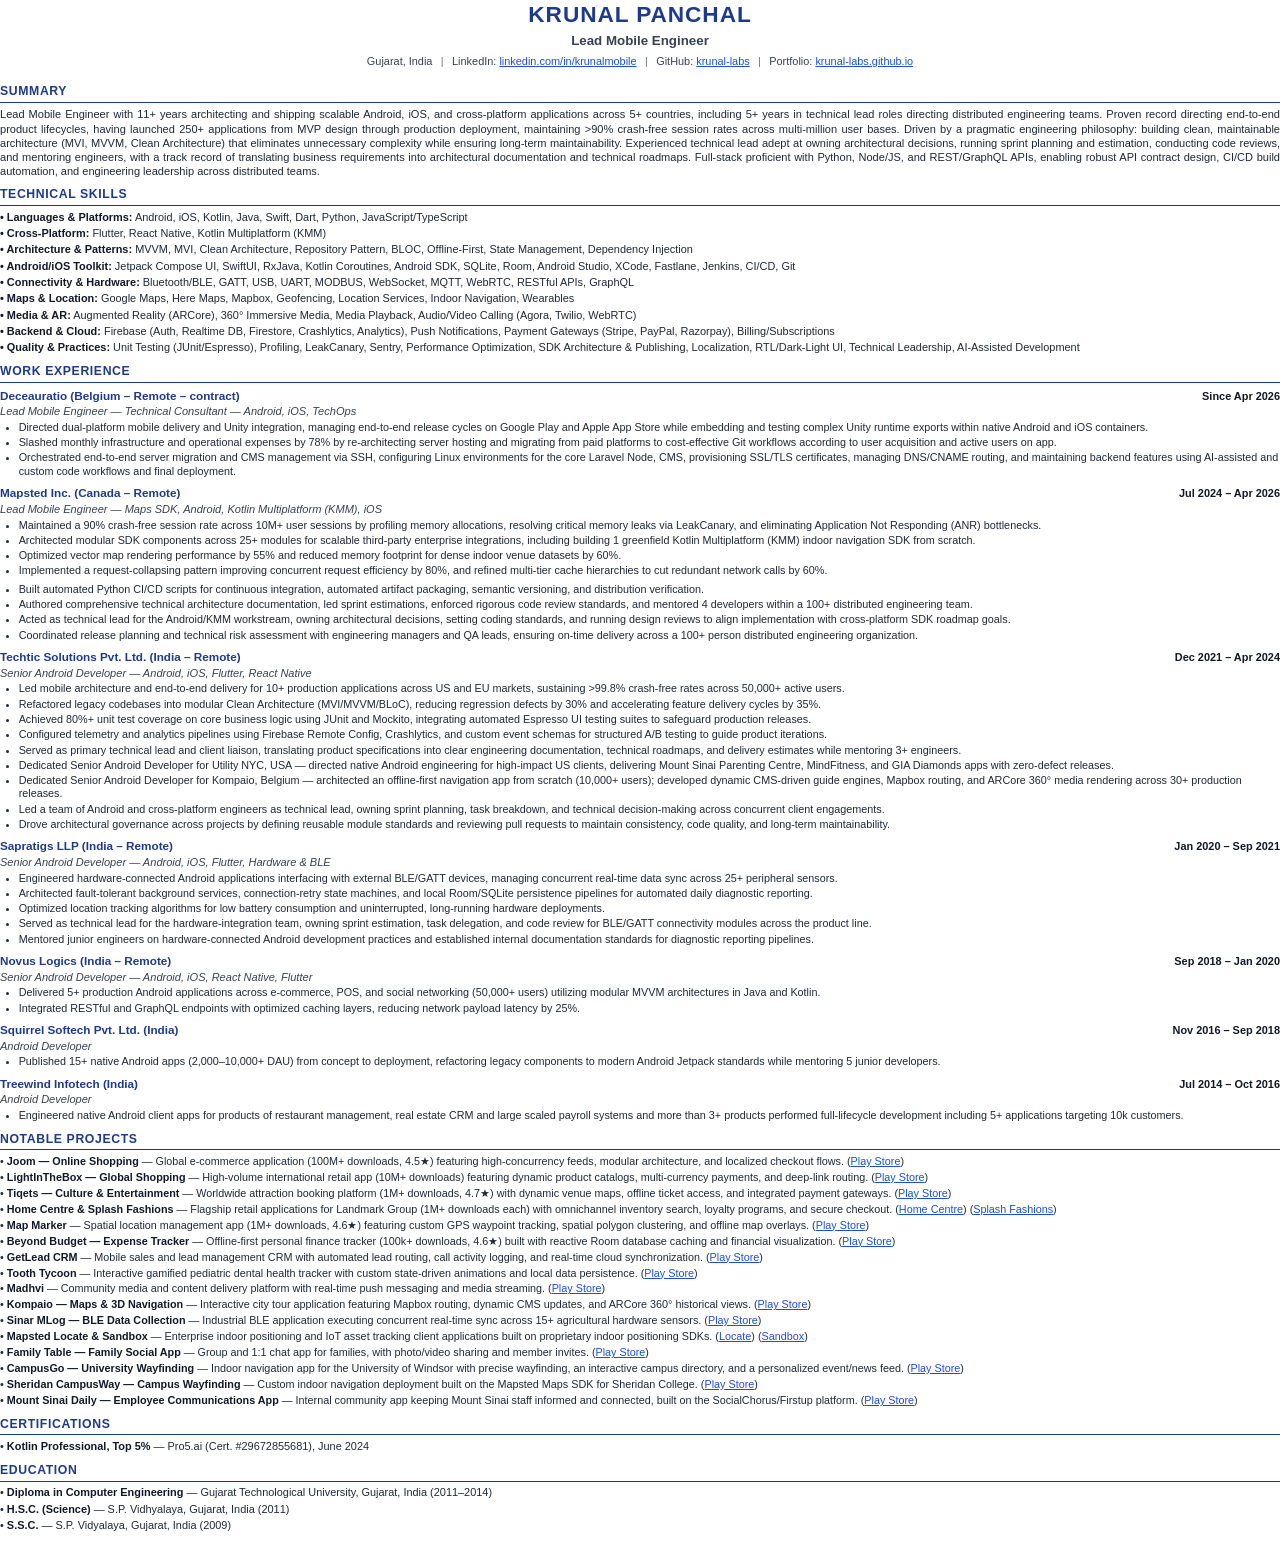
<file: resume-ats.html>
<!DOCTYPE html>
<html lang="en">
<head>
  <meta charset="UTF-8">
  <title>Krunal Panchal - Lead Mobile Engineer</title>
  <style>
    @page {
      size: letter;
      margin: 0.42in 0.5in 0.42in 0.5in;
    }
    
    * {
      box-sizing: border-box;
      margin: 0;
      padding: 0;
    }

    body {
      font-family: Arial, "Helvetica Neue", Helvetica, sans-serif;
      color: #1f2937;
      background: #ffffff;
      font-size: 8.4pt;
      line-height: 1.28;
    }

    /* Header */
    .header {
      text-align: center;
      margin-bottom: 7pt;
      padding-bottom: 5pt;
    }

    .name {
      font-size: 17pt;
      font-weight: 700;
      letter-spacing: 0.04em;
      text-transform: uppercase;
      color: #1e3a8a;
      margin-bottom: 2pt;
    }

    .title {
      font-size: 10pt;
      font-weight: 600;
      color: #374151;
      margin-bottom: 4pt;
    }

    .contact-info {
      font-size: 8.2pt;
      color: #374151;
    }

    .contact-info a {
      color: #1d4ed8;
      text-decoration: underline;
    }

    .contact-sep {
      margin-inline: 4pt;
      color: #6b7280;
    }

    /* Section Styling */
    .section {
      margin-bottom: 7pt;
    }

    .section-title {
      font-size: 9.2pt;
      font-weight: 700;
      text-transform: uppercase;
      letter-spacing: 0.05em;
      color: #1e3a8a;
      border-bottom: 1.2pt solid #1e3a8a;
      padding-bottom: 1.5pt;
      margin-bottom: 3.5pt;
    }

    /* Summary */
    .summary-text {
      text-align: justify;
      color: #1f2937;
      font-size: 8.3pt;
      line-height: 1.28;
    }

    /* Skills Grid */
    .skills-list {
      list-style: none;
    }

    .skills-list li {
      margin-bottom: 2pt;
      font-size: 8.2pt;
      color: #1f2937;
      line-height: 1.25;
      padding-left: 10pt;
      text-indent: -10pt;
    }

    .skill-category {
      font-weight: 700;
      color: #111827;
    }

    /* Experience */
    .job-block {
      margin-bottom: 5.5pt;
    }

    .job-header {
      display: flex;
      justify-content: space-between;
      align-items: baseline;
      margin-bottom: 1pt;
    }

    .company-name {
      font-size: 8.8pt;
      font-weight: 700;
      color: #1e3a8a;
    }

    .job-date {
      font-size: 8.2pt;
      font-weight: 700;
      color: #111827;
    }

    .job-role {
      font-size: 8.3pt;
      font-style: italic;
      color: #374151;
      margin-bottom: 2pt;
    }

    .job-bullets {
      margin-left: 14pt;
      margin-bottom: 2pt;
    }

    .job-bullets li {
      font-size: 8.1pt;
      color: #1f2937;
      margin-bottom: 1.5pt;
      line-height: 1.23;
    }

    /* Notable Projects */
    .projects-list {
      list-style: none;
    }

    .projects-list li {
      font-size: 8.1pt;
      color: #1f2937;
      margin-bottom: 2pt;
      line-height: 1.23;
      padding-left: 10pt;
      text-indent: -10pt;
    }

    .project-name {
      font-weight: 700;
      color: #111827;
    }

    .projects-list a {
      color: #1d4ed8;
      text-decoration: underline;
    }

    /* Certifications & Education */
    .cert-list, .edu-list {
      list-style: none;
    }

    .cert-list li, .edu-list li {
      font-size: 8.2pt;
      color: #1f2937;
      margin-bottom: 2pt;
      line-height: 1.25;
      padding-left: 10pt;
      text-indent: -10pt;
    }

    .bullet-bold {
      font-weight: 700;
      color: #111827;
    }

    /* Page break helpers for clean PDF export */
    .page-break {
      page-break-before: always;
      break-before: page;
    }
  </style>
</head>
<body>

  <!-- Header -->
  <header class="header">
    <div class="name">KRUNAL PANCHAL</div>
    <div class="title">Lead Mobile Engineer</div>
    <div class="contact-info">
      <span>Gujarat, India</span>
      <span class="contact-sep">|</span>
      <span>LinkedIn: <a href="https://linkedin.com/in/krunalmobile" target="_blank" rel="noopener noreferrer">linkedin.com/in/krunalmobile</a></span>
      <span class="contact-sep">|</span>
      <span>GitHub: <a href="https://github.com/krunal-labs" target="_blank" rel="noopener noreferrer">krunal-labs</a></span>
      <span class="contact-sep">|</span>
      <span>Portfolio: <a href="https://krunal-labs.github.io" target="_blank" rel="noopener noreferrer">krunal-labs.github.io</a></span>
    </div>
  </header>

  <!-- Summary -->
  <section class="section">
    <div class="section-title">SUMMARY</div>
    <p class="summary-text">
      Lead Mobile Engineer with 11+ years architecting and shipping scalable Android, iOS, and cross-platform applications across 5+ countries, including 5+ years in technical lead roles directing distributed engineering teams. Proven record directing end-to-end product lifecycles, having launched 250+ applications from MVP design through production deployment, maintaining &gt;90% crash-free session rates across multi-million user bases. Driven by a pragmatic engineering philosophy: building clean, maintainable architecture (MVI, MVVM, Clean Architecture) that eliminates unnecessary complexity while ensuring long-term maintainability. Experienced technical lead adept at owning architectural decisions, running sprint planning and estimation, conducting code reviews, and mentoring engineers, with a track record of translating business requirements into architectural documentation and technical roadmaps. Full-stack proficient with Python, Node/JS, and REST/GraphQL APIs, enabling robust API contract design, CI/CD build automation, and engineering leadership across distributed teams.
    </p>
  </section>

  <!-- Technical Skills -->
  <section class="section">
    <div class="section-title">TECHNICAL SKILLS</div>
    <ul class="skills-list">
      <li><span class="skill-category">• Languages &amp; Platforms:</span> Android, iOS, Kotlin, Java, Swift, Dart, Python, JavaScript/TypeScript</li>
      <li><span class="skill-category">• Cross-Platform:</span> Flutter, React Native, Kotlin Multiplatform (KMM)</li>
      <li><span class="skill-category">• Architecture &amp; Patterns:</span> MVVM, MVI, Clean Architecture, Repository Pattern, BLOC, Offline-First, State Management, Dependency Injection</li>
      <li><span class="skill-category">• Android/iOS Toolkit:</span> Jetpack Compose UI, SwiftUI, RxJava, Kotlin Coroutines, Android SDK, SQLite, Room, Android Studio, XCode, Fastlane, Jenkins, CI/CD, Git</li>
      <li><span class="skill-category">• Connectivity &amp; Hardware:</span> Bluetooth/BLE, GATT, USB, UART, MODBUS, WebSocket, MQTT, WebRTC, RESTful APIs, GraphQL</li>
      <li><span class="skill-category">• Maps &amp; Location:</span> Google Maps, Here Maps, Mapbox, Geofencing, Location Services, Indoor Navigation, Wearables</li>
      <li><span class="skill-category">• Media &amp; AR:</span> Augmented Reality (ARCore), 360° Immersive Media, Media Playback, Audio/Video Calling (Agora, Twilio, WebRTC)</li>
      <li><span class="skill-category">• Backend &amp; Cloud:</span> Firebase (Auth, Realtime DB, Firestore, Crashlytics, Analytics), Push Notifications, Payment Gateways (Stripe, PayPal, Razorpay), Billing/Subscriptions</li>
      <li><span class="skill-category">• Quality &amp; Practices:</span> Unit Testing (JUnit/Espresso), Profiling, LeakCanary, Sentry, Performance Optimization, SDK Architecture &amp; Publishing, Localization, RTL/Dark-Light UI, Technical Leadership, AI-Assisted Development</li>
    </ul>
  </section>

  <!-- Work Experience -->
  <section class="section">
    <div class="section-title">WORK EXPERIENCE</div>

    <!-- Deceauratio -->
    <div class="job-block">
      <div class="job-header">
        <span class="company-name">Deceauratio (Belgium – Remote – contract)</span>
        <span class="job-date">Since Apr 2026</span>
      </div>
      <div class="job-role">Lead Mobile Engineer — Technical Consultant — Android, iOS, TechOps</div>
      <ul class="job-bullets">
        <li>Directed dual-platform mobile delivery and Unity integration, managing end-to-end release cycles on Google Play and Apple App Store while embedding and testing complex Unity runtime exports within native Android and iOS containers.</li>
        <li>Slashed monthly infrastructure and operational expenses by 78% by re-architecting server hosting and migrating from paid platforms to cost-effective Git workflows according to user acquisition and active users on app.</li>
        <li>Orchestrated end-to-end server migration and CMS management via SSH, configuring Linux environments for the core Laravel Node, CMS, provisioning SSL/TLS certificates, managing DNS/CNAME routing, and maintaining backend features using AI-assisted and custom code workflows and final deployment.</li>
      </ul>
    </div>

    <!-- Mapsted Inc. -->
    <div class="job-block">
      <div class="job-header">
        <span class="company-name">Mapsted Inc. (Canada – Remote)</span>
        <span class="job-date">Jul 2024 – Apr 2026</span>
      </div>
      <div class="job-role">Lead Mobile Engineer — Maps SDK, Android, Kotlin Multiplatform (KMM), iOS</div>
      <ul class="job-bullets">
        <li>Maintained a 90% crash-free session rate across 10M+ user sessions by profiling memory allocations, resolving critical memory leaks via LeakCanary, and eliminating Application Not Responding (ANR) bottlenecks.</li>
        <li>Architected modular SDK components across 25+ modules for scalable third-party enterprise integrations, including building 1 greenfield Kotlin Multiplatform (KMM) indoor navigation SDK from scratch.</li>
        <li>Optimized vector map rendering performance by 55% and reduced memory footprint for dense indoor venue datasets by 60%.</li>
        <li>Implemented a request-collapsing pattern improving concurrent request efficiency by 80%, and refined multi-tier cache hierarchies to cut redundant network calls by 60%.</li>
      </ul>
      <div class="page-break"></div>
      <ul class="job-bullets" style="margin-top: 4pt;">
        <li>Built automated Python CI/CD scripts for continuous integration, automated artifact packaging, semantic versioning, and distribution verification.</li>
        <li>Authored comprehensive technical architecture documentation, led sprint estimations, enforced rigorous code review standards, and mentored 4 developers within a 100+ distributed engineering team.</li>
        <li>Acted as technical lead for the Android/KMM workstream, owning architectural decisions, setting coding standards, and running design reviews to align implementation with cross-platform SDK roadmap goals.</li>
        <li>Coordinated release planning and technical risk assessment with engineering managers and QA leads, ensuring on-time delivery across a 100+ person distributed engineering organization.</li>
      </ul>
    </div>

    <!-- Techtic Solutions -->
    <div class="job-block">
      <div class="job-header">
        <span class="company-name">Techtic Solutions Pvt. Ltd. (India – Remote)</span>
        <span class="job-date">Dec 2021 – Apr 2024</span>
      </div>
      <div class="job-role">Senior Android Developer — Android, iOS, Flutter, React Native</div>
      <ul class="job-bullets">
        <li>Led mobile architecture and end-to-end delivery for 10+ production applications across US and EU markets, sustaining &gt;99.8% crash-free rates across 50,000+ active users.</li>
        <li>Refactored legacy codebases into modular Clean Architecture (MVI/MVVM/BLoC), reducing regression defects by 30% and accelerating feature delivery cycles by 35%.</li>
        <li>Achieved 80%+ unit test coverage on core business logic using JUnit and Mockito, integrating automated Espresso UI testing suites to safeguard production releases.</li>
        <li>Configured telemetry and analytics pipelines using Firebase Remote Config, Crashlytics, and custom event schemas for structured A/B testing to guide product iterations.</li>
        <li>Served as primary technical lead and client liaison, translating product specifications into clear engineering documentation, technical roadmaps, and delivery estimates while mentoring 3+ engineers.</li>
        <li>Dedicated Senior Android Developer for Utility NYC, USA — directed native Android engineering for high-impact US clients, delivering Mount Sinai Parenting Centre, MindFitness, and GIA Diamonds apps with zero-defect releases.</li>
        <li>Dedicated Senior Android Developer for Kompaio, Belgium — architected an offline-first navigation app from scratch (10,000+ users); developed dynamic CMS-driven guide engines, Mapbox routing, and ARCore 360° media rendering across 30+ production releases.</li>
        <li>Led a team of Android and cross-platform engineers as technical lead, owning sprint planning, task breakdown, and technical decision-making across concurrent client engagements.</li>
        <li>Drove architectural governance across projects by defining reusable module standards and reviewing pull requests to maintain consistency, code quality, and long-term maintainability.</li>
      </ul>
    </div>

    <!-- Sapratigs LLP -->
    <div class="job-block">
      <div class="job-header">
        <span class="company-name">Sapratigs LLP (India – Remote)</span>
        <span class="job-date">Jan 2020 – Sep 2021</span>
      </div>
      <div class="job-role">Senior Android Developer — Android, iOS, Flutter, Hardware &amp; BLE</div>
      <ul class="job-bullets">
        <li>Engineered hardware-connected Android applications interfacing with external BLE/GATT devices, managing concurrent real-time data sync across 25+ peripheral sensors.</li>
        <li>Architected fault-tolerant background services, connection-retry state machines, and local Room/SQLite persistence pipelines for automated daily diagnostic reporting.</li>
        <li>Optimized location tracking algorithms for low battery consumption and uninterrupted, long-running hardware deployments.</li>
        <li>Served as technical lead for the hardware-integration team, owning sprint estimation, task delegation, and code review for BLE/GATT connectivity modules across the product line.</li>
        <li>Mentored junior engineers on hardware-connected Android development practices and established internal documentation standards for diagnostic reporting pipelines.</li>
      </ul>
    </div>

    <!-- Novus Logics -->
    <div class="job-block">
      <div class="job-header">
        <span class="company-name">Novus Logics (India – Remote)</span>
        <span class="job-date">Sep 2018 – Jan 2020</span>
      </div>
      <div class="job-role">Senior Android Developer — Android, iOS, React Native, Flutter</div>
      <ul class="job-bullets">
        <li>Delivered 5+ production Android applications across e-commerce, POS, and social networking (50,000+ users) utilizing modular MVVM architectures in Java and Kotlin.</li>
        <li>Integrated RESTful and GraphQL endpoints with optimized caching layers, reducing network payload latency by 25%.</li>
      </ul>
    </div>

    <!-- Squirrel Softech Pvt. Ltd. -->
    <div class="job-block">
      <div class="job-header">
        <span class="company-name">Squirrel Softech Pvt. Ltd. (India)</span>
        <span class="job-date">Nov 2016 – Sep 2018</span>
      </div>
      <div class="job-role">Android Developer</div>
      <ul class="job-bullets">
        <li>Published 15+ native Android apps (2,000–10,000+ DAU) from concept to deployment, refactoring legacy components to modern Android Jetpack standards while mentoring 5 junior developers.</li>
      </ul>
    </div>

    <!-- Treewind Infotech -->
    <div class="page-break"></div>
    <div class="job-block" style="margin-top: 4pt;">
      <div class="job-header">
        <span class="company-name">Treewind Infotech (India)</span>
        <span class="job-date">Jul 2014 – Oct 2016</span>
      </div>
      <div class="job-role">Android Developer</div>
      <ul class="job-bullets">
        <li>Engineered native Android client apps for products of restaurant management, real estate CRM and large scaled payroll systems and more than 3+ products performed full-lifecycle development including 5+ applications targeting 10k customers.</li>
      </ul>
    </div>
  </section>

  <!-- Notable Projects -->
  <section class="section">
    <div class="section-title">NOTABLE PROJECTS</div>
    <ul class="projects-list">
      <li>• <span class="project-name">Joom — Online Shopping</span> — Global e-commerce application (100M+ downloads, 4.5★) featuring high-concurrency feeds, modular architecture, and localized checkout flows. (<a href="https://play.google.com/store/apps/details?id=com.joom" target="_blank" rel="noopener noreferrer">Play Store</a>)</li>
      <li>• <span class="project-name">LightInTheBox — Global Shopping</span> — High-volume international retail app (10M+ downloads) featuring dynamic product catalogs, multi-currency payments, and deep-link routing. (<a href="https://play.google.com/store/apps/details?id=com.lightinthebox.android" target="_blank" rel="noopener noreferrer">Play Store</a>)</li>
      <li>• <span class="project-name">Tiqets — Culture &amp; Entertainment</span> — Worldwide attraction booking platform (1M+ downloads, 4.7★) with dynamic venue maps, offline ticket access, and integrated payment gateways. (<a href="https://play.google.com/store/apps/details?id=com.tiqets.tiqetsapp" target="_blank" rel="noopener noreferrer">Play Store</a>)</li>
      <li>• <span class="project-name">Home Centre &amp; Splash Fashions</span> — Flagship retail applications for Landmark Group (1M+ downloads each) with omnichannel inventory search, loyalty programs, and secure checkout. (<a href="https://play.google.com/store/apps/details?id=com.landmarkgroup.homecentrestores" target="_blank" rel="noopener noreferrer">Home Centre</a>) (<a href="https://play.google.com/store/apps/details?id=com.landmarkgroup.splashfashions" target="_blank" rel="noopener noreferrer">Splash Fashions</a>)</li>
      <li>• <span class="project-name">Map Marker</span> — Spatial location management app (1M+ downloads, 4.6★) featuring custom GPS waypoint tracking, spatial polygon clustering, and offline map overlays. (<a href="https://play.google.com/store/apps/details?id=com.exlyo.mapmarker" target="_blank" rel="noopener noreferrer">Play Store</a>)</li>
      <li>• <span class="project-name">Beyond Budget — Expense Tracker</span> — Offline-first personal finance tracker (100k+ downloads, 4.6★) built with reactive Room database caching and financial visualization. (<a href="https://play.google.com/store/apps/details?id=com.beyondbudget" target="_blank" rel="noopener noreferrer">Play Store</a>)</li>
      <li>• <span class="project-name">GetLead CRM</span> — Mobile sales and lead management CRM with automated lead routing, call activity logging, and real-time cloud synchronization. (<a href="https://play.google.com/store/apps/details?id=com.getlead.app" target="_blank" rel="noopener noreferrer">Play Store</a>)</li>
      <li>• <span class="project-name">Tooth Tycoon</span> — Interactive gamified pediatric dental health tracker with custom state-driven animations and local data persistence. (<a href="https://play.google.com/store/apps/details?id=za.co.outsourced.toothtycoonapp" target="_blank" rel="noopener noreferrer">Play Store</a>)</li>
      <li>• <span class="project-name">Madhvi</span> — Community media and content delivery platform with real-time push messaging and media streaming. (<a href="https://play.google.com/store/apps/details?id=com.madhvi.madhviapp" target="_blank" rel="noopener noreferrer">Play Store</a>)</li>
      <li>• <span class="project-name">Kompaio — Maps &amp; 3D Navigation</span> — Interactive city tour application featuring Mapbox routing, dynamic CMS updates, and ARCore 360° historical views. (<a href="https://play.google.com/store/apps/details?id=com.kompaio.app" target="_blank" rel="noopener noreferrer">Play Store</a>)</li>
      <li>• <span class="project-name">Sinar MLog — BLE Data Collection</span> — Industrial BLE application executing concurrent real-time sync across 15+ agricultural hardware sensors. (<a href="https://play.google.com/store/apps/details?id=com.sinarmlog.app" target="_blank" rel="noopener noreferrer">Play Store</a>)</li>
      <li>• <span class="project-name">Mapsted Locate &amp; Sandbox</span> — Enterprise indoor positioning and IoT asset tracking client applications built on proprietary indoor positioning SDKs. (<a href="https://play.google.com/store/apps/details?id=com.mapsted.locate" target="_blank" rel="noopener noreferrer">Locate</a>) (<a href="https://play.google.com/store/apps/details?id=com.mapsted.demo" target="_blank" rel="noopener noreferrer">Sandbox</a>)</li>
      <li>• <span class="project-name">Family Table — Family Social App</span> — Group and 1:1 chat app for families, with photo/video sharing and member invites. (<a href="https://play.google.com/store/apps/details?id=com.app.familytable" target="_blank" rel="noopener noreferrer">Play Store</a>)</li>
      <li>• <span class="project-name">CampusGo — University Wayfinding</span> — Indoor navigation app for the University of Windsor with precise wayfinding, an interactive campus directory, and a personalized event/news feed. (<a href="https://play.google.com/store/apps/details?id=com.mapsted.campusgo" target="_blank" rel="noopener noreferrer">Play Store</a>)</li>
      <li>• <span class="project-name">Sheridan CampusWay — Campus Wayfinding</span> — Custom indoor navigation deployment built on the Mapsted Maps SDK for Sheridan College. (<a href="https://play.google.com/store/apps/details?id=com.mapsted.sheridancampusway" target="_blank" rel="noopener noreferrer">Play Store</a>)</li>
      <li>• <span class="project-name">Mount Sinai Daily — Employee Communications App</span> — Internal community app keeping Mount Sinai staff informed and connected, built on the SocialChorus/Firstup platform. (<a href="https://play.google.com/store/apps/details?id=com.socialchorus.ihai.android.googleplay" target="_blank" rel="noopener noreferrer">Play Store</a>)</li>
    </ul>
  </section>

  <!-- Certifications -->
  <section class="section">
    <div class="section-title">CERTIFICATIONS</div>
    <ul class="cert-list">
      <li>• <span class="bullet-bold">Kotlin Professional, Top 5%</span> — Pro5.ai (Cert. #29672855681), June 2024</li>
    </ul>
  </section>

  <!-- Education -->
  <section class="section">
    <div class="section-title">EDUCATION</div>
    <ul class="edu-list">
      <li>• <span class="bullet-bold">Diploma in Computer Engineering</span> — Gujarat Technological University, Gujarat, India (2011–2014)</li>
      <li>• <span class="bullet-bold">H.S.C. (Science)</span> — S.P. Vidhyalaya, Gujarat, India (2011)</li>
      <li>• <span class="bullet-bold">S.S.C.</span> — S.P. Vidyalaya, Gujarat, India (2009)</li>
    </ul>
  </section>

</body>
</html>
</file>
<file: assets/css/style.css>
/* ==========================================================================
   Krunal Panchal - Portfolio & Resume Design System
   Modern Obsidian Dark / Clean Slate Light Theme
   Fully Mobile-Optimized & Responsive
   ========================================================================== */

:root {
  /* Color Palette - Dark (Default) */
  --bg-primary: #0a0e17;
  --bg-secondary: #111827;
  --bg-tertiary: #1a2234;
  --bg-card: rgba(17, 24, 39, 0.75);
  --bg-card-hover: rgba(26, 34, 52, 0.9);
  --bg-glass: rgba(255, 255, 255, 0.03);
  --border-subtle: rgba(255, 255, 255, 0.08);
  --border-hover: rgba(61, 220, 132, 0.4);

  --text-primary: #f8fafc;
  --text-secondary: #94a3b8;
  --text-muted: #64748b;
  --text-inverse: #0a0e17;

  /* Accent Colors */
  --accent-android: #3ddc84;
  --accent-android-glow: rgba(61, 220, 132, 0.25);
  --accent-indigo: #6366f1;
  --accent-indigo-glow: rgba(99, 102, 241, 0.25);
  --accent-cyan: #06b6d4;
  --accent-amber: #f59e0b;
  --accent-rose: #f43f5e;

  /* Gradients */
  --gradient-android: linear-gradient(135deg, #3ddc84 0%, #10b981 100%);
  --gradient-hero: linear-gradient(135deg, #3ddc84 0%, #6366f1 50%, #06b6d4 100%);
  --gradient-card: linear-gradient(180deg, rgba(255, 255, 255, 0.04) 0%, rgba(255, 255, 255, 0.01) 100%);

  /* Typography */
  --font-main: 'Plus Jakarta Sans', -apple-system, BlinkMacSystemFont, 'Segoe UI', Roboto, sans-serif;
  --font-mono: 'JetBrains Mono', 'Fira Code', monospace;

  /* Layout & Spacing */
  --max-width: 1200px;
  --nav-height: 72px;
  --radius-sm: 8px;
  --radius-md: 14px;
  --radius-lg: 20px;
  --radius-full: 9999px;

  /* Shadows & Glows */
  --shadow-sm: 0 2px 8px rgba(0, 0, 0, 0.3);
  --shadow-md: 0 10px 25px -5px rgba(0, 0, 0, 0.4);
  --shadow-lg: 0 20px 40px -10px rgba(0, 0, 0, 0.5);
  --shadow-glow: 0 0 30px rgba(61, 220, 132, 0.2);

  /* Transitions */
  --transition-fast: 0.15s ease;
  --transition-normal: 0.25s cubic-bezier(0.4, 0, 0.2, 1);
  --transition-slow: 0.4s cubic-bezier(0.4, 0, 0.2, 1);
}

[data-theme="light"] {
  --bg-primary: #f8fafc;
  --bg-secondary: #ffffff;
  --bg-tertiary: #f1f5f9;
  --bg-card: rgba(255, 255, 255, 0.9);
  --bg-card-hover: #ffffff;
  --bg-glass: rgba(0, 0, 0, 0.02);
  --border-subtle: #e2e8f0;
  --border-hover: rgba(16, 185, 129, 0.5);

  --text-primary: #0f172a;
  --text-secondary: #475569;
  --text-muted: #94a3b8;
  --text-inverse: #f8fafc;

  --accent-android: #059669;
  --accent-android-glow: rgba(5, 150, 105, 0.15);
  --accent-indigo: #4f46e5;
  --accent-indigo-glow: rgba(79, 70, 229, 0.15);

  --gradient-android: linear-gradient(135deg, #059669 0%, #0d9488 100%);
  --gradient-hero: linear-gradient(135deg, #059669 0%, #4f46e5 50%, #0284c7 100%);
  --gradient-card: linear-gradient(180deg, rgba(255, 255, 255, 0.95) 0%, rgba(248, 250, 252, 0.9) 100%);

  --shadow-sm: 0 2px 8px rgba(0, 0, 0, 0.04);
  --shadow-md: 0 10px 25px -5px rgba(0, 0, 0, 0.08);
  --shadow-lg: 0 20px 40px -10px rgba(0, 0, 0, 0.12);
  --shadow-glow: 0 0 30px rgba(5, 150, 105, 0.12);
}

/* Base Styles */
*, *::before, *::after {
  box-sizing: border-box;
  margin: 0;
  padding: 0;
}

html {
  scroll-behavior: smooth;
  scroll-padding-top: calc(var(--nav-height) + 16px);
  -webkit-text-size-adjust: 100%;
  overflow-x: hidden;
}

body {
  font-family: var(--font-main);
  background-color: var(--bg-primary);
  color: var(--text-primary);
  line-height: 1.65;
  overflow-x: hidden;
  width: 100%;
  position: relative;
  transition: background-color var(--transition-normal), color var(--transition-normal);
}

/* Background Ambient Lighting */
.ambient-glow-1 {
  position: fixed;
  top: -10vw;
  left: 20%;
  width: 50vw;
  height: 50vw;
  max-width: 600px;
  max-height: 600px;
  background: radial-gradient(circle, var(--accent-android-glow) 0%, rgba(61, 220, 132, 0) 70%);
  border-radius: 50%;
  pointer-events: none;
  z-index: 0;
  opacity: 0.6;
}

.ambient-glow-2 {
  position: fixed;
  top: 40vh;
  right: -10vw;
  width: 45vw;
  height: 45vw;
  max-width: 500px;
  max-height: 500px;
  background: radial-gradient(circle, var(--accent-indigo-glow) 0%, rgba(99, 102, 241, 0) 70%);
  border-radius: 50%;
  pointer-events: none;
  z-index: 0;
  opacity: 0.5;
}

/* Typography Helpers */
h1, h2, h3, h4, h5, h6 {
  color: var(--text-primary);
  font-weight: 700;
  line-height: 1.25;
}

p {
  color: var(--text-secondary);
}

a {
  color: inherit;
  text-decoration: none;
  transition: all var(--transition-fast);
}

img {
  max-width: 100%;
  height: auto;
  display: block;
}

.container {
  width: 100%;
  max-width: var(--max-width);
  margin-inline: auto;
  padding-inline: 1.5rem;
  position: relative;
  z-index: 1;
}

/* Gradient Text */
.gradient-text {
  background: var(--gradient-hero);
  -webkit-background-clip: text;
  -webkit-text-fill-color: transparent;
  display: inline-block;
}

.android-text {
  color: var(--accent-android);
}

/* Section Header */
.section-header {
  text-align: center;
  margin-bottom: 3.5rem;
  position: relative;
}

.section-tag {
  display: inline-flex;
  align-items: center;
  gap: 0.5rem;
  font-family: var(--font-mono);
  font-size: 0.8125rem;
  font-weight: 600;
  text-transform: uppercase;
  letter-spacing: 0.1em;
  color: var(--accent-android);
  background: rgba(61, 220, 132, 0.1);
  padding: 0.35rem 0.85rem;
  border-radius: var(--radius-full);
  border: 1px solid rgba(61, 220, 132, 0.2);
  margin-bottom: 1rem;
}

.section-title {
  font-size: clamp(1.85rem, 3.5vw, 2.75rem);
  letter-spacing: -0.02em;
  margin-bottom: 0.75rem;
}

.section-subtitle {
  font-size: 1.0625rem;
  max-width: 650px;
  margin-inline: auto;
  color: var(--text-secondary);
}

/* ==========================================================================
   Navigation Bar
   ========================================================================== */
.site-header {
  position: fixed;
  top: 0;
  left: 0;
  right: 0;
  height: var(--nav-height);
  z-index: 100;
  background: rgba(10, 14, 23, 0.88);
  backdrop-filter: blur(16px);
  -webkit-backdrop-filter: blur(16px);
  border-bottom: 1px solid var(--border-subtle);
  transition: all var(--transition-normal);
}

[data-theme="light"] .site-header {
  background: rgba(255, 255, 255, 0.92);
}

.nav-container {
  display: flex;
  align-items: center;
  justify-content: space-between;
  height: 100%;
}

.brand-logo {
  display: flex;
  align-items: center;
  gap: 0.65rem;
  font-weight: 800;
  font-size: 1.2rem;
  letter-spacing: -0.01em;
  flex-shrink: 0;
}

.brand-logo .logo-badge {
  width: 36px;
  height: 36px;
  border-radius: 10px;
  background: var(--gradient-android);
  display: flex;
  align-items: center;
  justify-content: center;
  color: #0a0e17;
  font-family: var(--font-mono);
  font-weight: 800;
  font-size: 1rem;
  box-shadow: 0 4px 12px var(--accent-android-glow);
}

.nav-menu {
  display: flex;
  align-items: center;
  gap: 1.75rem;
  list-style: none;
}

.mobile-resume-item {
  display: none;
}

.nav-link {
  font-size: 0.9375rem;
  font-weight: 500;
  color: var(--text-secondary);
  position: relative;
  padding-block: 0.5rem;
}

.nav-link:hover, .nav-link.active {
  color: var(--accent-android);
}

.nav-link.active::after {
  content: '';
  position: absolute;
  bottom: 0;
  left: 0;
  right: 0;
  height: 2px;
  background: var(--accent-android);
  border-radius: 2px;
}

.nav-actions {
  display: flex;
  align-items: center;
  gap: 0.65rem;
  flex-shrink: 0;
}

.theme-toggle-btn, .icon-btn {
  background: var(--bg-card);
  border: 1px solid var(--border-subtle);
  color: var(--text-secondary);
  width: 38px;
  height: 38px;
  border-radius: 10px;
  display: flex;
  align-items: center;
  justify-content: center;
  cursor: pointer;
  transition: all var(--transition-fast);
  flex-shrink: 0;
}

.theme-toggle-btn:hover, .icon-btn:hover {
  color: var(--text-primary);
  border-color: var(--border-hover);
  background: var(--bg-card-hover);
  transform: translateY(-1px);
}

.nav-btn {
  display: inline-flex;
  align-items: center;
  gap: 0.5rem;
  padding: 0.55rem 1.15rem;
  border-radius: var(--radius-full);
  font-size: 0.875rem;
  font-weight: 600;
  cursor: pointer;
  white-space: nowrap;
  transition: all var(--transition-normal);
}

.nav-btn-primary {
  background: var(--accent-android);
  color: #0a0e17;
  border: none;
  box-shadow: 0 4px 14px var(--accent-android-glow);
}

.nav-btn-primary:hover {
  background: #34c774;
  transform: translateY(-2px);
  box-shadow: 0 6px 20px var(--accent-android-glow);
}

.hamburger-btn {
  display: none;
  background: var(--bg-card);
  border: 1px solid var(--border-subtle);
  border-radius: 10px;
  color: var(--text-primary);
  width: 38px;
  height: 38px;
  font-size: 1.25rem;
  cursor: pointer;
  align-items: center;
  justify-content: center;
  flex-shrink: 0;
  transition: all var(--transition-fast);
}

.hamburger-btn:hover {
  border-color: var(--border-hover);
}

/* ==========================================================================
   Hero Section
   ========================================================================== */
.hero-section {
  padding-top: calc(var(--nav-height) + 3.5rem);
  padding-bottom: 4.5rem;
  position: relative;
  overflow: hidden;
}

.hero-grid {
  display: grid;
  grid-template-columns: 1.25fr 0.95fr;
  align-items: center;
  gap: 3.5rem;
}

.hero-content {
  display: flex;
  flex-direction: column;
  align-items: flex-start;
}

.status-badge {
  display: inline-flex;
  align-items: center;
  gap: 0.6rem;
  background: var(--bg-card);
  border: 1px solid var(--border-subtle);
  padding: 0.4rem 1rem;
  border-radius: var(--radius-full);
  font-size: 0.8125rem;
  font-weight: 600;
  color: var(--text-secondary);
  margin-bottom: 1.5rem;
  line-height: 1.35;
}

.status-dot {
  width: 8px;
  height: 8px;
  background: var(--accent-android);
  border-radius: 50%;
  box-shadow: 0 0 10px var(--accent-android);
  animation: pulse-glow 2s infinite;
  flex-shrink: 0;
}

@keyframes pulse-glow {
  0% { transform: scale(0.95); box-shadow: 0 0 0 0 rgba(61, 220, 132, 0.7); }
  70% { transform: scale(1.1); box-shadow: 0 0 0 8px rgba(61, 220, 132, 0); }
  100% { transform: scale(0.95); box-shadow: 0 0 0 0 rgba(61, 220, 132, 0); }
}

.hero-title {
  font-size: clamp(2.25rem, 5vw, 3.85rem);
  font-weight: 800;
  letter-spacing: -0.03em;
  margin-bottom: 0.65rem;
  line-height: 1.15;
}

.hero-subtitle {
  font-size: clamp(1.1rem, 2.2vw, 1.4rem);
  font-weight: 600;
  color: var(--accent-android);
  margin-bottom: 1.35rem;
  letter-spacing: -0.01em;
}

.hero-bio {
  font-size: 1.05rem;
  line-height: 1.7;
  color: var(--text-secondary);
  margin-bottom: 1.75rem;
  max-width: 620px;
}

.hero-chips {
  display: flex;
  flex-wrap: wrap;
  gap: 0.6rem;
  margin-bottom: 2rem;
}

.hero-chip {
  display: inline-flex;
  align-items: center;
  gap: 0.45rem;
  background: var(--bg-tertiary);
  border: 1px solid var(--border-subtle);
  padding: 0.35rem 0.8rem;
  border-radius: var(--radius-sm);
  font-size: 0.8125rem;
  font-weight: 500;
  color: var(--text-primary);
}

.hero-chip svg {
  color: var(--accent-android);
  flex-shrink: 0;
}

.hero-actions {
  display: flex;
  flex-wrap: wrap;
  align-items: center;
  gap: 0.85rem;
  width: 100%;
}

.btn {
  display: inline-flex;
  align-items: center;
  justify-content: center;
  gap: 0.6rem;
  padding: 0.8rem 1.5rem;
  border-radius: var(--radius-md);
  font-size: 0.9375rem;
  font-weight: 600;
  cursor: pointer;
  transition: all var(--transition-normal);
  text-align: center;
  white-space: nowrap;
}

.btn-primary {
  background: var(--gradient-android);
  color: #0a0e17;
  border: none;
  box-shadow: 0 8px 24px var(--accent-android-glow);
}

.btn-primary:hover {
  transform: translateY(-2px);
  box-shadow: 0 12px 30px var(--accent-android-glow);
  filter: brightness(1.05);
}

.btn-secondary {
  background: var(--bg-card);
  color: var(--text-primary);
  border: 1px solid var(--border-subtle);
  backdrop-filter: blur(10px);
}

.btn-secondary:hover {
  background: var(--bg-card-hover);
  border-color: var(--border-hover);
  transform: translateY(-2px);
}

.btn-outline {
  background: transparent;
  color: var(--text-secondary);
  border: 1px solid var(--border-subtle);
}

.btn-outline:hover {
  color: var(--text-primary);
  border-color: var(--border-hover);
}

/* Hero Avatar Showcase */
.hero-visual {
  position: relative;
  display: flex;
  justify-content: center;
  padding: 1rem;
}

.avatar-wrapper {
  position: relative;
  width: 300px;
  height: 300px;
  max-width: 80vw;
  max-height: 80vw;
  border-radius: 32px;
  padding: 6px;
  background: linear-gradient(135deg, rgba(61, 220, 132, 0.4), rgba(99, 102, 241, 0.2), rgba(6, 182, 212, 0.3));
  box-shadow: 0 20px 50px rgba(0, 0, 0, 0.5), var(--shadow-glow);
}

.avatar-inner {
  width: 100%;
  height: 100%;
  border-radius: 26px;
  overflow: hidden;
  background: var(--bg-secondary);
  position: relative;
}

.avatar-img {
  width: 100%;
  height: 100%;
  object-fit: cover;
  display: block;
  filter: contrast(1.05) brightness(1.02);
  transition: transform var(--transition-slow);
}

.avatar-wrapper:hover .avatar-img {
  transform: scale(1.04);
}

/* Floating Tech Badges */
.floating-badge {
  position: absolute;
  background: var(--bg-card);
  border: 1px solid var(--border-subtle);
  padding: 0.55rem 0.95rem;
  border-radius: var(--radius-md);
  box-shadow: var(--shadow-md);
  backdrop-filter: blur(12px);
  display: flex;
  align-items: center;
  gap: 0.55rem;
  font-size: 0.8125rem;
  font-weight: 700;
  color: var(--text-primary);
  z-index: 2;
  animation: float-bob 4s ease-in-out infinite alternate;
}

.floating-badge.badge-top-left {
  top: -12px;
  left: -18px;
  animation-delay: 0s;
}

.floating-badge.badge-bottom-right {
  bottom: -12px;
  right: -18px;
  animation-delay: 2s;
}

@keyframes float-bob {
  0% { transform: translateY(0); }
  100% { transform: translateY(-8px); }
}

.badge-icon {
  width: 26px;
  height: 26px;
  border-radius: 8px;
  display: flex;
  align-items: center;
  justify-content: center;
  font-size: 0.85rem;
  flex-shrink: 0;
}

.badge-icon.android-icon {
  background: rgba(61, 220, 132, 0.15);
  color: var(--accent-android);
}

.badge-icon.arch-icon {
  background: rgba(99, 102, 241, 0.15);
  color: var(--accent-indigo);
}

/* ==========================================================================
   Metrics Dashboard
   ========================================================================== */
.metrics-section {
  padding-block: 2rem 4.5rem;
}

.metrics-grid {
  display: grid;
  grid-template-columns: repeat(4, 1fr);
  gap: 1.25rem;
}

.metric-card {
  background: var(--gradient-card);
  background-color: var(--bg-card);
  border: 1px solid var(--border-subtle);
  border-radius: var(--radius-lg);
  padding: 1.75rem 1.5rem;
  text-align: center;
  position: relative;
  overflow: hidden;
  backdrop-filter: blur(12px);
  transition: all var(--transition-normal);
}

.metric-card::before {
  content: '';
  position: absolute;
  top: 0;
  left: 0;
  right: 0;
  height: 3px;
  background: var(--gradient-hero);
  opacity: 0;
  transition: opacity var(--transition-normal);
}

.metric-card:hover {
  transform: translateY(-4px);
  border-color: var(--border-hover);
  box-shadow: var(--shadow-md);
}

.metric-card:hover::before {
  opacity: 1;
}

.metric-number-wrapper {
  display: flex;
  align-items: baseline;
  justify-content: center;
  gap: 0.15rem;
  margin-bottom: 0.35rem;
}

.metric-number {
  font-size: clamp(2.25rem, 3.5vw, 3rem);
  font-weight: 800;
  font-family: var(--font-mono);
  color: var(--text-primary);
  line-height: 1;
}

.metric-suffix {
  font-size: 1.5rem;
  font-weight: 800;
  color: var(--accent-android);
}

.metric-label {
  font-size: 0.875rem;
  font-weight: 600;
  color: var(--text-primary);
  margin-bottom: 0.25rem;
}

.metric-sub {
  font-size: 0.75rem;
  color: var(--text-muted);
}

/* ==========================================================================
   Architecture Philosophy & Core Focus
   ========================================================================== */
.philosophy-section {
  padding-block: 3.5rem;
}

.philosophy-grid {
  display: grid;
  grid-template-columns: repeat(3, 1fr);
  gap: 1.5rem;
}

.philosophy-card {
  background: var(--bg-card);
  border: 1px solid var(--border-subtle);
  border-radius: var(--radius-lg);
  padding: 2rem 1.75rem;
  backdrop-filter: blur(12px);
  transition: all var(--transition-normal);
  display: flex;
  flex-direction: column;
}

.philosophy-card:hover {
  border-color: var(--border-hover);
  transform: translateY(-3px);
  box-shadow: var(--shadow-md);
}

.philosophy-icon {
  width: 48px;
  height: 48px;
  border-radius: 12px;
  background: rgba(61, 220, 132, 0.1);
  color: var(--accent-android);
  display: flex;
  align-items: center;
  justify-content: center;
  font-size: 1.35rem;
  margin-bottom: 1.25rem;
  border: 1px solid rgba(61, 220, 132, 0.2);
  flex-shrink: 0;
}

.philosophy-card:nth-child(2) .philosophy-icon {
  background: rgba(99, 102, 241, 0.1);
  color: var(--accent-indigo);
  border-color: rgba(99, 102, 241, 0.2);
}

.philosophy-card:nth-child(3) .philosophy-icon {
  background: rgba(6, 182, 212, 0.1);
  color: var(--accent-cyan);
  border-color: rgba(6, 182, 212, 0.2);
}

.philosophy-title {
  font-size: 1.2rem;
  margin-bottom: 0.65rem;
}

.philosophy-desc {
  font-size: 0.9375rem;
  color: var(--text-secondary);
  line-height: 1.6;
}

/* ==========================================================================
   Skills Matrix
   ========================================================================== */
.skills-section {
  padding-block: 4.5rem;
}

.skills-grid {
  display: grid;
  grid-template-columns: repeat(auto-fit, minmax(260px, 1fr));
  gap: 1.5rem;
}

.skill-category-card {
  background: var(--bg-card);
  border: 1px solid var(--border-subtle);
  border-radius: var(--radius-lg);
  padding: 1.5rem;
  backdrop-filter: blur(10px);
  transition: all var(--transition-normal);
}

.skill-category-card:hover {
  border-color: var(--border-hover);
  transform: translateY(-2px);
}

.skill-card-header {
  display: flex;
  align-items: center;
  gap: 0.75rem;
  margin-bottom: 1rem;
  padding-bottom: 0.75rem;
  border-bottom: 1px solid var(--border-subtle);
}

.skill-card-icon {
  width: 34px;
  height: 34px;
  border-radius: 10px;
  background: rgba(61, 220, 132, 0.1);
  color: var(--accent-android);
  display: flex;
  align-items: center;
  justify-content: center;
  font-size: 1rem;
  flex-shrink: 0;
}

.skill-card-title {
  font-size: 1.05rem;
  font-weight: 700;
}

.skill-tags {
  display: flex;
  flex-wrap: wrap;
  gap: 0.45rem;
}

.skill-pill {
  font-size: 0.8125rem;
  font-weight: 500;
  padding: 0.3rem 0.7rem;
  border-radius: var(--radius-full);
  background: var(--bg-tertiary);
  color: var(--text-secondary);
  border: 1px solid var(--border-subtle);
  transition: all var(--transition-fast);
}

.skill-pill.featured {
  background: rgba(61, 220, 132, 0.12);
  color: var(--accent-android);
  border-color: rgba(61, 220, 132, 0.25);
  font-weight: 600;
}

.skill-pill:hover {
  color: var(--text-primary);
  border-color: var(--border-hover);
  transform: translateY(-1px);
}

/* ==========================================================================
   Experience Timeline
   ========================================================================== */
.experience-section {
  padding-block: 4.5rem;
}

.timeline {
  position: relative;
  max-width: 900px;
  margin-inline: auto;
  padding-left: 2.25rem;
}

.timeline::before {
  content: '';
  position: absolute;
  top: 0;
  bottom: 0;
  left: 7px;
  width: 2px;
  background: linear-gradient(180deg, var(--accent-android) 0%, var(--accent-indigo) 50%, rgba(255, 255, 255, 0.1) 100%);
}

.timeline-item {
  position: relative;
  margin-bottom: 3rem;
}

.timeline-item:last-child {
  margin-bottom: 0;
}

.timeline-dot {
  position: absolute;
  left: -2.25rem;
  top: 6px;
  width: 16px;
  height: 16px;
  border-radius: 50%;
  background: var(--bg-primary);
  border: 3px solid var(--accent-android);
  box-shadow: 0 0 10px var(--accent-android-glow);
  z-index: 2;
}

.timeline-item:nth-child(even) .timeline-dot {
  border-color: var(--accent-indigo);
  box-shadow: 0 0 10px var(--accent-indigo-glow);
}

.timeline-card {
  background: var(--bg-card);
  border: 1px solid var(--border-subtle);
  border-radius: var(--radius-lg);
  padding: 1.75rem 2rem;
  backdrop-filter: blur(12px);
  transition: all var(--transition-normal);
}

.timeline-card:hover {
  border-color: var(--border-hover);
  box-shadow: var(--shadow-md);
  transform: translateX(3px);
}

.timeline-header {
  display: flex;
  flex-wrap: wrap;
  justify-content: space-between;
  align-items: flex-start;
  gap: 0.75rem;
  margin-bottom: 0.65rem;
}

.company-title {
  font-size: 1.25rem;
  font-weight: 700;
  color: var(--text-primary);
}

.company-meta {
  display: flex;
  align-items: center;
  gap: 0.5rem;
  font-size: 0.85rem;
  color: var(--text-muted);
  margin-top: 0.15rem;
}

.timeline-date-badge {
  font-family: var(--font-mono);
  font-size: 0.78125rem;
  font-weight: 600;
  color: var(--accent-android);
  background: rgba(61, 220, 132, 0.1);
  border: 1px solid rgba(61, 220, 132, 0.2);
  padding: 0.3rem 0.75rem;
  border-radius: var(--radius-full);
}

.role-title {
  font-size: 1rem;
  font-weight: 600;
  color: var(--accent-indigo);
  margin-bottom: 1rem;
}

.timeline-highlights {
  display: flex;
  flex-wrap: wrap;
  gap: 0.45rem;
  margin-bottom: 1.15rem;
}

.highlight-badge {
  font-size: 0.75rem;
  font-weight: 700;
  font-family: var(--font-mono);
  padding: 0.25rem 0.6rem;
  border-radius: var(--radius-sm);
  background: rgba(61, 220, 132, 0.08);
  color: var(--accent-android);
  border: 1px solid rgba(61, 220, 132, 0.2);
}

.timeline-list {
  list-style: none;
  display: flex;
  flex-direction: column;
  gap: 0.7rem;
}

.timeline-list li {
  position: relative;
  padding-left: 1.4rem;
  font-size: 0.9375rem;
  color: var(--text-secondary);
  line-height: 1.6;
}

.timeline-list li::before {
  content: '▹';
  position: absolute;
  left: 0;
  top: 0;
  color: var(--accent-android);
  font-size: 1.05rem;
}

.client-callout {
  margin-top: 1.15rem;
  padding: 0.85rem 1.15rem;
  background: rgba(99, 102, 241, 0.06);
  border-left: 3px solid var(--accent-indigo);
  border-radius: 0 var(--radius-md) var(--radius-md) 0;
  font-size: 0.85rem;
  color: var(--text-secondary);
}

.client-callout strong {
  color: var(--text-primary);
}

/* ==========================================================================
   Notable Projects Showcase
   ========================================================================== */
.projects-section {
  padding-block: 4.5rem;
}

.project-filters {
  display: flex;
  flex-wrap: wrap;
  justify-content: center;
  gap: 0.5rem;
  margin-bottom: 2.5rem;
}

.filter-btn {
  background: var(--bg-card);
  border: 1px solid var(--border-subtle);
  color: var(--text-secondary);
  padding: 0.5rem 1.15rem;
  border-radius: var(--radius-full);
  font-size: 0.84rem;
  font-weight: 600;
  cursor: pointer;
  transition: all var(--transition-normal);
}

.filter-btn:hover {
  color: var(--text-primary);
  border-color: var(--border-hover);
}

.filter-btn.active {
  background: var(--accent-android);
  color: #0a0e17;
  border-color: var(--accent-android);
  box-shadow: 0 4px 14px var(--accent-android-glow);
}

.projects-grid {
  display: grid;
  grid-template-columns: repeat(auto-fill, minmax(330px, 1fr));
  gap: 1.5rem;
}

.project-card {
  background: var(--bg-card);
  border: 1px solid var(--border-subtle);
  border-radius: var(--radius-lg);
  padding: 1.75rem;
  backdrop-filter: blur(12px);
  transition: all var(--transition-normal);
  display: flex;
  flex-direction: column;
  position: relative;
}

.project-card:hover {
  border-color: var(--border-hover);
  transform: translateY(-4px);
  box-shadow: var(--shadow-lg);
}

.project-header {
  display: flex;
  justify-content: space-between;
  align-items: flex-start;
  margin-bottom: 0.75rem;
}

.project-category-tag {
  font-family: var(--font-mono);
  font-size: 0.72rem;
  font-weight: 600;
  text-transform: uppercase;
  color: var(--accent-cyan);
  background: rgba(6, 182, 212, 0.1);
  padding: 0.2rem 0.6rem;
  border-radius: var(--radius-full);
  border: 1px solid rgba(6, 182, 212, 0.2);
}

.project-title {
  font-size: 1.25rem;
  font-weight: 700;
  margin-bottom: 0.45rem;
}

.project-metrics-row {
  display: flex;
  align-items: center;
  gap: 0.65rem;
  margin-bottom: 0.9rem;
}

.project-stat-pill {
  display: inline-flex;
  align-items: center;
  gap: 0.35rem;
  font-size: 0.78125rem;
  font-weight: 700;
  padding: 0.18rem 0.55rem;
  border-radius: var(--radius-sm);
}

.stat-downloads {
  background: rgba(61, 220, 132, 0.1);
  color: var(--accent-android);
}

.stat-rating {
  background: rgba(245, 158, 11, 0.1);
  color: var(--accent-amber);
}

.project-description {
  font-size: 0.92rem;
  color: var(--text-secondary);
  line-height: 1.6;
  margin-bottom: 1.35rem;
  flex-grow: 1;
}

.project-tech-stack {
  display: flex;
  flex-wrap: wrap;
  gap: 0.4rem;
  margin-bottom: 1.35rem;
}

.tech-tag {
  font-size: 0.72rem;
  font-weight: 500;
  padding: 0.2rem 0.55rem;
  border-radius: var(--radius-sm);
  background: var(--bg-tertiary);
  color: var(--text-muted);
  border: 1px solid var(--border-subtle);
}

.project-links {
  display: flex;
  align-items: center;
  gap: 0.65rem;
  margin-top: auto;
  padding-top: 1.15rem;
  border-top: 1px solid var(--border-subtle);
}

.btn-store {
  display: inline-flex;
  align-items: center;
  gap: 0.45rem;
  font-size: 0.84rem;
  font-weight: 600;
  padding: 0.45rem 0.9rem;
  border-radius: var(--radius-md);
  background: var(--bg-tertiary);
  color: var(--text-primary);
  border: 1px solid var(--border-subtle);
  transition: all var(--transition-fast);
}

.btn-store:hover {
  background: var(--accent-android);
  color: #0a0e17;
  border-color: var(--accent-android);
}

.btn-store svg {
  width: 15px;
  height: 15px;
}

/* ==========================================================================
   Certifications & Education
   ========================================================================== */
.credentials-section {
  padding-block: 4.5rem;
}

.credentials-grid {
  display: grid;
  grid-template-columns: 1fr 1.25fr;
  gap: 2rem;
}

.credential-block-title {
  font-size: 1.35rem;
  margin-bottom: 1.25rem;
  display: flex;
  align-items: center;
  gap: 0.65rem;
}

.cert-card {
  background: var(--bg-card);
  border: 1px solid var(--border-subtle);
  border-radius: var(--radius-lg);
  padding: 1.75rem;
  position: relative;
  overflow: hidden;
  backdrop-filter: blur(12px);
  margin-bottom: 1.25rem;
  transition: all var(--transition-normal);
}

.cert-card:hover {
  border-color: var(--border-hover);
  box-shadow: var(--shadow-md);
}

.cert-badge-ribbon {
  display: inline-flex;
  align-items: center;
  gap: 0.35rem;
  font-family: var(--font-mono);
  font-size: 0.72rem;
  font-weight: 700;
  text-transform: uppercase;
  color: var(--accent-amber);
  background: rgba(245, 158, 11, 0.12);
  padding: 0.25rem 0.65rem;
  border-radius: var(--radius-full);
  border: 1px solid rgba(245, 158, 11, 0.25);
  margin-bottom: 0.85rem;
}

.cert-title {
  font-size: 1.2rem;
  font-weight: 700;
  margin-bottom: 0.35rem;
}

.cert-issuer {
  font-size: 0.9rem;
  color: var(--accent-android);
  font-weight: 600;
  margin-bottom: 0.45rem;
}

.cert-id {
  font-family: var(--font-mono);
  font-size: 0.78125rem;
  color: var(--text-muted);
}

.edu-timeline {
  display: flex;
  flex-direction: column;
  gap: 1rem;
}

.edu-card {
  background: var(--bg-card);
  border: 1px solid var(--border-subtle);
  border-radius: var(--radius-md);
  padding: 1.35rem 1.5rem;
  backdrop-filter: blur(12px);
  transition: all var(--transition-fast);
}

.edu-card:hover {
  border-color: var(--border-hover);
}

.edu-degree {
  font-size: 1rem;
  font-weight: 700;
  color: var(--text-primary);
  margin-bottom: 0.3rem;
}

.edu-institution {
  font-size: 0.9rem;
  color: var(--text-secondary);
}

.edu-year {
  font-family: var(--font-mono);
  font-size: 0.78125rem;
  color: var(--accent-indigo);
  margin-top: 0.25rem;
}

/* ==========================================================================
   Contact & Recruiter Hub (Zero Phone / Zero Email)
   ========================================================================== */
.contact-section {
  padding-block: 4.5rem 5.5rem;
}

.contact-box {
  background: var(--gradient-card);
  background-color: var(--bg-card);
  border: 1px solid var(--border-subtle);
  border-radius: var(--radius-lg);
  padding: 3rem;
  backdrop-filter: blur(16px);
  box-shadow: var(--shadow-lg);
  position: relative;
}

.contact-box-grid {
  display: grid;
  grid-template-columns: 1fr 1fr;
  gap: 3rem;
  align-items: center;
}

.contact-info-title {
  font-size: 2rem;
  font-weight: 800;
  margin-bottom: 0.85rem;
}

.contact-info-text {
  font-size: 1rem;
  color: var(--text-secondary);
  line-height: 1.7;
  margin-bottom: 1.75rem;
}

.contact-channels {
  display: flex;
  flex-direction: column;
  gap: 0.85rem;
}

.channel-card {
  display: flex;
  align-items: center;
  gap: 1.15rem;
  padding: 1rem 1.25rem;
  background: var(--bg-tertiary);
  border: 1px solid var(--border-subtle);
  border-radius: var(--radius-md);
  transition: all var(--transition-normal);
}

.channel-card:hover {
  border-color: var(--accent-android);
  background: var(--bg-card-hover);
  transform: translateX(4px);
}

.channel-icon {
  width: 40px;
  height: 40px;
  border-radius: 10px;
  display: flex;
  align-items: center;
  justify-content: center;
  font-size: 1.2rem;
  background: rgba(255, 255, 255, 0.05);
  color: var(--accent-android);
  flex-shrink: 0;
}

.channel-label {
  font-size: 0.78125rem;
  color: var(--text-muted);
  text-transform: uppercase;
  letter-spacing: 0.05em;
  font-weight: 600;
}

.channel-value {
  font-size: 1rem;
  font-weight: 700;
  color: var(--text-primary);
  word-break: break-word;
}

/* Recruiter Quick Message Drafter */
.message-drafter-card {
  background: var(--bg-tertiary);
  border: 1px solid var(--border-subtle);
  border-radius: var(--radius-lg);
  padding: 1.75rem;
}

.drafter-title {
  font-size: 1.2rem;
  margin-bottom: 0.45rem;
  display: flex;
  align-items: center;
  gap: 0.5rem;
}

.drafter-desc {
  font-size: 0.84rem;
  color: var(--text-muted);
  margin-bottom: 1.25rem;
}

.drafter-presets {
  display: flex;
  flex-wrap: wrap;
  gap: 0.45rem;
  margin-bottom: 1.15rem;
}

.preset-chip {
  background: var(--bg-card);
  border: 1px solid var(--border-subtle);
  color: var(--text-secondary);
  font-size: 0.78125rem;
  font-weight: 600;
  padding: 0.3rem 0.75rem;
  border-radius: var(--radius-full);
  cursor: pointer;
  transition: all var(--transition-fast);
}

.preset-chip:hover, .preset-chip.active {
  background: rgba(61, 220, 132, 0.15);
  color: var(--accent-android);
  border-color: rgba(61, 220, 132, 0.3);
}

.drafter-textarea {
  width: 100%;
  height: 120px;
  background: var(--bg-primary);
  border: 1px solid var(--border-subtle);
  border-radius: var(--radius-md);
  padding: 0.85rem;
  color: var(--text-primary);
  font-family: var(--font-main);
  font-size: 0.84rem;
  resize: none;
  margin-bottom: 1rem;
}

.drafter-textarea:focus {
  outline: none;
  border-color: var(--accent-android);
}

.drafter-actions {
  display: flex;
  gap: 0.75rem;
}

/* ==========================================================================
   Footer
   ========================================================================== */
.site-footer {
  border-top: 1px solid var(--border-subtle);
  padding-block: 2.5rem;
  background: var(--bg-primary);
}

.footer-container {
  display: flex;
  flex-wrap: wrap;
  justify-content: space-between;
  align-items: center;
  gap: 1.25rem;
}

.footer-copy {
  font-size: 0.85rem;
  color: var(--text-muted);
}

.footer-links {
  display: flex;
  flex-wrap: wrap;
  align-items: center;
  gap: 1.25rem;
}

.footer-link {
  font-size: 0.85rem;
  color: var(--text-secondary);
}

.footer-link:hover {
  color: var(--accent-android);
}

/* Back to Top */
.back-to-top {
  position: fixed;
  bottom: 20px;
  right: 20px;
  width: 42px;
  height: 42px;
  border-radius: 12px;
  background: var(--bg-card);
  border: 1px solid var(--border-subtle);
  color: var(--text-primary);
  display: flex;
  align-items: center;
  justify-content: center;
  cursor: pointer;
  box-shadow: var(--shadow-md);
  opacity: 0;
  visibility: hidden;
  transform: translateY(10px);
  transition: all var(--transition-normal);
  z-index: 90;
}

.back-to-top.visible {
  opacity: 1;
  visibility: visible;
  transform: translateY(0);
}

.back-to-top:hover {
  background: var(--accent-android);
  color: #0a0e17;
  border-color: var(--accent-android);
}

/* ==========================================================================
   Responsive Breakpoints - Thorough Mobile Polish
   ========================================================================== */
@media (max-width: 1024px) {
  .hero-grid {
    grid-template-columns: 1fr;
    gap: 2.5rem;
    text-align: center;
  }

  .hero-content {
    align-items: center;
  }

  .hero-chips {
    justify-content: center;
  }

  .hero-actions {
    justify-content: center;
  }

  .hero-visual {
    order: -1;
  }

  .avatar-wrapper {
    width: 250px;
    height: 250px;
  }

  .metrics-grid {
    grid-template-columns: repeat(2, 1fr);
  }

  .philosophy-grid {
    grid-template-columns: 1fr;
  }

  .credentials-grid {
    grid-template-columns: 1fr;
  }

  .contact-box-grid {
    grid-template-columns: 1fr;
  }
}

/* Tablet and Mobile (<= 768px) */
@media (max-width: 768px) {
  :root {
    --nav-height: 64px;
  }

  .container {
    padding-inline: 1.25rem;
  }

  /* Navbar on Mobile: Keep clean and uncrowded */
  .desktop-resume-btn {
    display: none !important;
  }

  .hamburger-btn {
    display: flex;
  }

  .nav-menu {
    position: fixed;
    top: var(--nav-height);
    left: 0;
    right: 0;
    background: var(--bg-primary);
    flex-direction: column;
    padding: 1.75rem 1.5rem 2rem;
    gap: 1.25rem;
    border-bottom: 1px solid var(--border-subtle);
    transform: translateY(-160%);
    transition: transform 0.3s cubic-bezier(0.4, 0, 0.2, 1);
    box-shadow: var(--shadow-lg);
    z-index: 99;
  }

  .nav-menu.open {
    transform: translateY(0);
  }

  .nav-menu .mobile-resume-item {
    display: block;
    width: 100%;
    margin-top: 0.5rem;
  }

  .nav-menu .mobile-resume-btn {
    display: flex;
    align-items: center;
    justify-content: center;
    gap: 0.5rem;
    width: 100%;
    padding: 0.75rem;
    border-radius: var(--radius-md);
    background: var(--gradient-android);
    color: #0a0e17;
    font-weight: 700;
    font-size: 0.9375rem;
  }

  /* Hero adjustments */
  .hero-section {
    padding-top: calc(var(--nav-height) + 2rem);
    padding-bottom: 3.5rem;
  }

  .avatar-wrapper {
    width: 220px;
    height: 220px;
    border-radius: 26px;
  }

  .avatar-inner {
    border-radius: 20px;
  }

  .floating-badge {
    padding: 0.4rem 0.75rem;
    font-size: 0.75rem;
    border-radius: 10px;
  }

  .floating-badge.badge-top-left {
    top: -8px;
    left: -8px;
  }

  .floating-badge.badge-bottom-right {
    bottom: -8px;
    right: -8px;
  }

  .badge-icon {
    width: 22px;
    height: 22px;
    font-size: 0.75rem;
  }

  .status-badge {
    font-size: 0.75rem;
    padding: 0.35rem 0.8rem;
    max-width: 100%;
    text-align: center;
  }

  .hero-bio {
    font-size: 0.95rem;
  }

  .projects-grid {
    grid-template-columns: 1fr;
  }

  .metrics-grid {
    grid-template-columns: repeat(2, 1fr);
  }

  .contact-box {
    padding: 2rem 1.5rem;
  }

  .timeline {
    padding-left: 2rem;
  }

  .timeline-dot {
    left: -2rem;
    width: 14px;
    height: 14px;
  }

  .timeline-card {
    padding: 1.5rem 1.25rem;
  }

  .footer-container {
    flex-direction: column;
    text-align: center;
    gap: 1rem;
  }

  .footer-links {
    justify-content: center;
  }
}

/* Extra Small Phones (<= 480px) */
@media (max-width: 480px) {
  .container {
    padding-inline: 1rem;
  }

  .brand-logo {
    font-size: 1.05rem;
    gap: 0.5rem;
  }

  .brand-logo .logo-badge {
    width: 32px;
    height: 32px;
    font-size: 0.9rem;
  }

  .hero-section {
    padding-top: calc(var(--nav-height) + 1.25rem);
    padding-bottom: 2.75rem;
  }

  .avatar-wrapper {
    width: 190px;
    height: 190px;
    border-radius: 22px;
  }

  .avatar-inner {
    border-radius: 16px;
  }

  .floating-badge.badge-top-left {
    top: -6px;
    left: -4px;
  }

  .floating-badge.badge-bottom-right {
    bottom: -6px;
    right: -4px;
  }

  .status-badge {
    font-size: 0.72rem;
    padding: 0.3rem 0.65rem;
  }

  .hero-title {
    font-size: 2.1rem;
  }

  .hero-subtitle {
    font-size: 1.05rem;
  }

  .hero-actions {
    flex-direction: column;
    width: 100%;
    max-width: 300px;
    margin-inline: auto;
  }

  .hero-actions .btn {
    width: 100%;
  }

  .metrics-grid {
    grid-template-columns: 1fr;
    gap: 0.85rem;
  }

  .metric-card {
    padding: 1.35rem 1rem;
  }

  .metric-number {
    font-size: 2.35rem;
  }

  .project-filters {
    gap: 0.35rem;
  }

  .filter-btn {
    padding: 0.4rem 0.8rem;
    font-size: 0.78125rem;
  }

  .project-card {
    padding: 1.35rem 1.15rem;
  }

  .project-title {
    font-size: 1.15rem;
  }

  .timeline {
    padding-left: 1.5rem;
  }

  .timeline::before {
    left: 4px;
  }

  .timeline-dot {
    left: -1.5rem;
    width: 11px;
    height: 11px;
    top: 7px;
  }

  .timeline-card {
    padding: 1.25rem 1rem;
  }

  .timeline-header {
    flex-direction: column;
    align-items: flex-start;
    gap: 0.4rem;
  }

  .company-title {
    font-size: 1.15rem;
  }

  .role-title {
    font-size: 0.95rem;
  }

  .timeline-list li {
    font-size: 0.875rem;
    padding-left: 1.25rem;
  }

  .contact-box {
    padding: 1.5rem 1rem;
  }

  .contact-info-title {
    font-size: 1.6rem;
  }

  .channel-card {
    padding: 0.85rem;
    gap: 0.85rem;
  }

  .channel-icon {
    width: 36px;
    height: 36px;
    font-size: 1.1rem;
  }

  .channel-value {
    font-size: 0.9rem;
  }

  .message-drafter-card {
    padding: 1.25rem 1rem;
  }

  .drafter-actions {
    flex-direction: column;
  }

  .drafter-actions .btn {
    width: 100%;
  }
}

/* ==========================================================================
   Print Stylesheet (Clean ATS-Friendly Resume - Strictly No Phone / No Email)
   ========================================================================== */
@media print {
  .site-header,
  .ambient-glow-1,
  .ambient-glow-2,
  .hero-actions,
  .floating-badge,
  .project-filters,
  .theme-toggle-btn,
  .back-to-top,
  .site-footer,
  .drafter-presets,
  .drafter-actions,
  .drafter-textarea,
  .btn-store,
  .status-badge {
    display: none !important;
  }

  body {
    background: #ffffff !important;
    color: #111827 !important;
    font-size: 10pt;
    line-height: 1.4;
  }

  .container {
    max-width: 100% !important;
    padding: 0 !important;
    margin: 0 !important;
  }

  .hero-section {
    padding: 0 0 1rem 0 !important;
  }

  .hero-grid {
    display: block !important;
  }

  .hero-visual {
    display: none !important;
  }

  .hero-title {
    font-size: 20pt !important;
    color: #000000 !important;
    margin-bottom: 2pt !important;
  }

  .hero-subtitle {
    font-size: 13pt !important;
    color: #059669 !important;
    margin-bottom: 6pt !important;
  }

  .hero-bio {
    color: #374151 !important;
    font-size: 9.5pt !important;
    margin-bottom: 0.5rem !important;
  }

  .section-header {
    margin-bottom: 1rem !important;
    text-align: left !important;
  }

  .section-tag {
    display: none !important;
  }

  .section-title {
    font-size: 14pt !important;
    border-bottom: 1.5pt solid #059669;
    padding-bottom: 2pt;
    margin-bottom: 0.5rem !important;
  }

  .metrics-section, .philosophy-section, .contact-section {
    display: none !important;
  }

  .timeline {
    padding-left: 0 !important;
  }

  .timeline::before, .timeline-dot {
    display: none !important;
  }

  .timeline-item {
    margin-bottom: 1rem !important;
    page-break-inside: avoid;
  }

  .timeline-card {
    background: transparent !important;
    border: none !important;
    padding: 0 !important;
    box-shadow: none !important;
  }

  .company-title {
    font-size: 11pt !important;
    color: #000000 !important;
  }

  .role-title {
    font-size: 10pt !important;
    color: #374151 !important;
    font-weight: 600;
  }

  .timeline-date-badge {
    background: none !important;
    border: none !important;
    color: #4b5563 !important;
    font-size: 9pt !important;
    padding: 0 !important;
  }

  .timeline-list li {
    font-size: 9pt !important;
    color: #1f2937 !important;
    line-height: 1.35 !important;
  }

  .skills-section, .projects-section, .credentials-section {
    padding-block: 1rem !important;
  }

  .skills-grid {
    display: block !important;
  }

  .skill-category-card {
    background: transparent !important;
    border: none !important;
    padding: 0.25rem 0 !important;
  }

  .skill-pill {
    background: #f3f4f6 !important;
    color: #111827 !important;
    border: 1px solid #d1d5db !important;
    font-size: 8pt !important;
  }

  .projects-grid {
    display: block !important;
  }

  .project-card {
    background: transparent !important;
    border: none !important;
    border-bottom: 1px dashed #e5e7eb !important;
    padding: 0.5rem 0 !important;
    page-break-inside: avoid;
  }

  .project-title {
    font-size: 11pt !important;
  }

  .project-description {
    font-size: 9pt !important;
    color: #374151 !important;
  }
}
</file>
